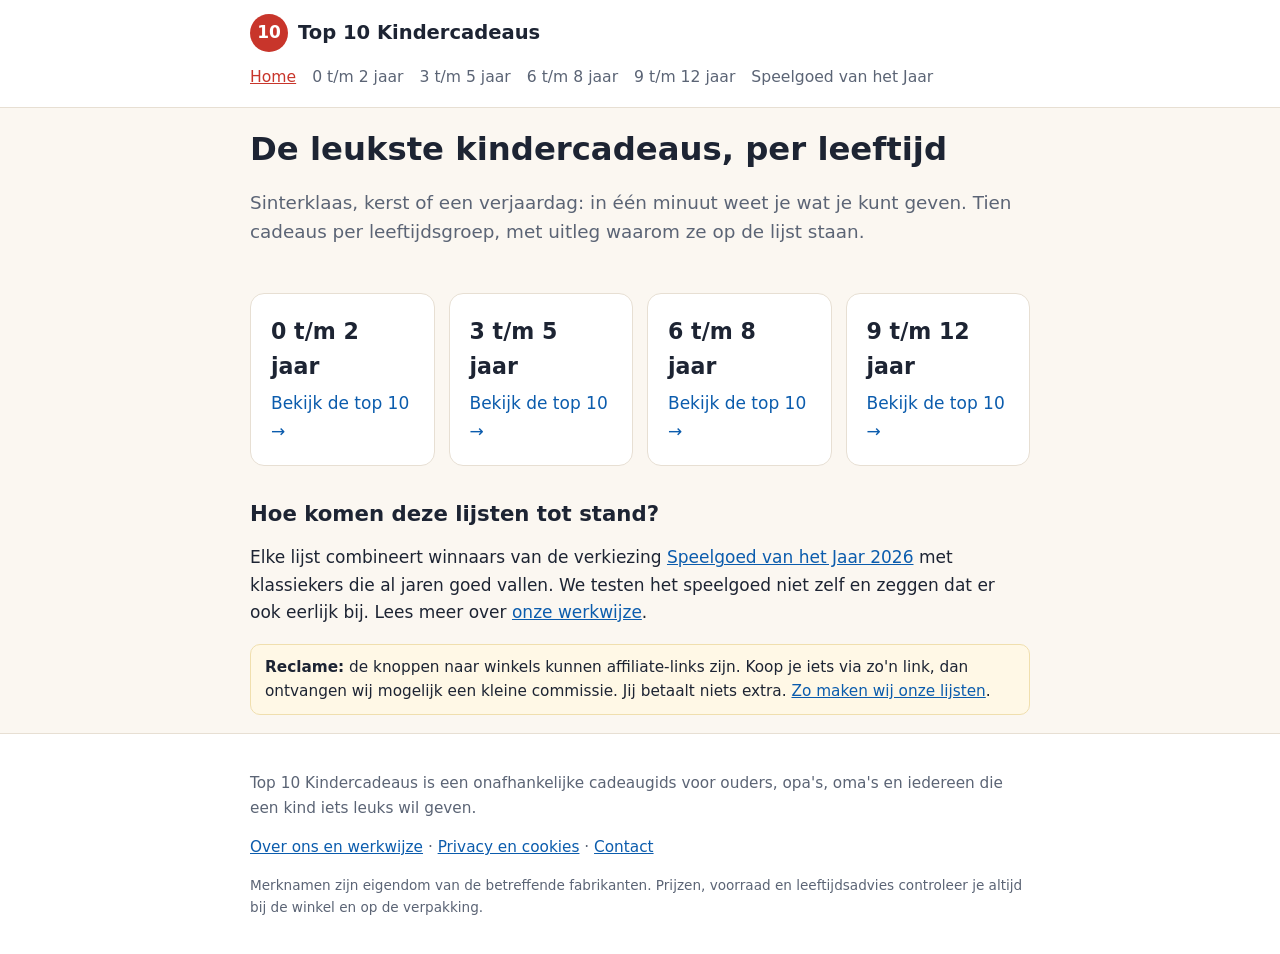
<file: docs/index.html>
<!DOCTYPE html>
<html lang="nl">
<head>
<meta charset="utf-8">
<meta name="viewport" content="width=device-width, initial-scale=1">
<title>Top 10 Kindercadeaus 2026: de leukste cadeaus per leeftijd</title>
<meta name="description" content="Top 10 cadeaus voor kinderen van 0 t/m 12 jaar, per leeftijd. Met de winnaars van Speelgoed van het Jaar 2026. Voor Sinterklaas, kerst en verjaardagen.">
<meta name="robots" content="noindex">
<link rel="canonical" href="https://top10kindercadeaus.nl/">
<meta property="og:title" content="Top 10 Kindercadeaus 2026: de leukste cadeaus per leeftijd">
<meta property="og:description" content="Top 10 cadeaus voor kinderen van 0 t/m 12 jaar, per leeftijd. Met de winnaars van Speelgoed van het Jaar 2026. Voor Sinterklaas, kerst en verjaardagen.">
<meta property="og:type" content="website">
<meta property="og:url" content="https://top10kindercadeaus.nl/">
<link rel="stylesheet" href="/style.css">
<script type="application/ld+json">{"@context": "https://schema.org", "@type": "WebSite", "name": "Top 10 Kindercadeaus", "url": "https://top10kindercadeaus.nl/"}</script>
</head>
<body>
<header class="site"><div class="wrap">
<a class="brand" href="/"><span class="ten">10</span> Top 10 Kindercadeaus</a>
<nav aria-label="Hoofdmenu"><a href="/" aria-current=page>Home</a><a href="/0-2-jaar/">0 t/m 2 jaar</a><a href="/3-5-jaar/">3 t/m 5 jaar</a><a href="/6-8-jaar/">6 t/m 8 jaar</a><a href="/9-12-jaar/">9 t/m 12 jaar</a><a href="/speelgoed-van-het-jaar-2026/">Speelgoed van het Jaar</a></nav>
</div></header>
<main class="wrap">
<section class="hero"><h1>De leukste kindercadeaus, per leeftijd</h1>
<p>Sinterklaas, kerst of een verjaardag: in één minuut weet je wat je kunt geven. Tien cadeaus per leeftijdsgroep, met uitleg waarom ze op de lijst staan.</p></section>
<div class="cards"><a class="card" href="/0-2-jaar/"><span class="age">0 t/m 2 jaar</span><span>Bekijk de top 10 →</span></a><a class="card" href="/3-5-jaar/"><span class="age">3 t/m 5 jaar</span><span>Bekijk de top 10 →</span></a><a class="card" href="/6-8-jaar/"><span class="age">6 t/m 8 jaar</span><span>Bekijk de top 10 →</span></a><a class="card" href="/9-12-jaar/"><span class="age">9 t/m 12 jaar</span><span>Bekijk de top 10 →</span></a></div>
<section><h2>Hoe komen deze lijsten tot stand?</h2>
<p>Elke lijst combineert winnaars van de verkiezing <a href="/speelgoed-van-het-jaar-2026/">Speelgoed van het Jaar 2026</a> met klassiekers die al jaren goed vallen. We testen het speelgoed niet zelf en zeggen dat er ook eerlijk bij. Lees meer over <a href="/over-ons/">onze werkwijze</a>.</p></section>
<p class="disclosure"><strong>Reclame:</strong> de knoppen naar winkels kunnen affiliate-links zijn. Koop je iets via zo'n link, dan ontvangen wij mogelijk een kleine commissie. Jij betaalt niets extra. <a href="/over-ons/">Zo maken wij onze lijsten</a>.</p>
</main>
<footer class="site"><div class="wrap">
<p>Top 10 Kindercadeaus is een onafhankelijke cadeaugids voor ouders, opa's, oma's en iedereen die een kind iets leuks wil geven.</p>
<p><a href="/over-ons/">Over ons en werkwijze</a> · <a href="/privacy/">Privacy en cookies</a> · <a href="/contact/">Contact</a></p>
<p class="small">Merknamen zijn eigendom van de betreffende fabrikanten. Prijzen, voorraad en leeftijdsadvies controleer je altijd bij de winkel en op de verpakking.</p>
</div></footer>
</body>
</html>
</file>
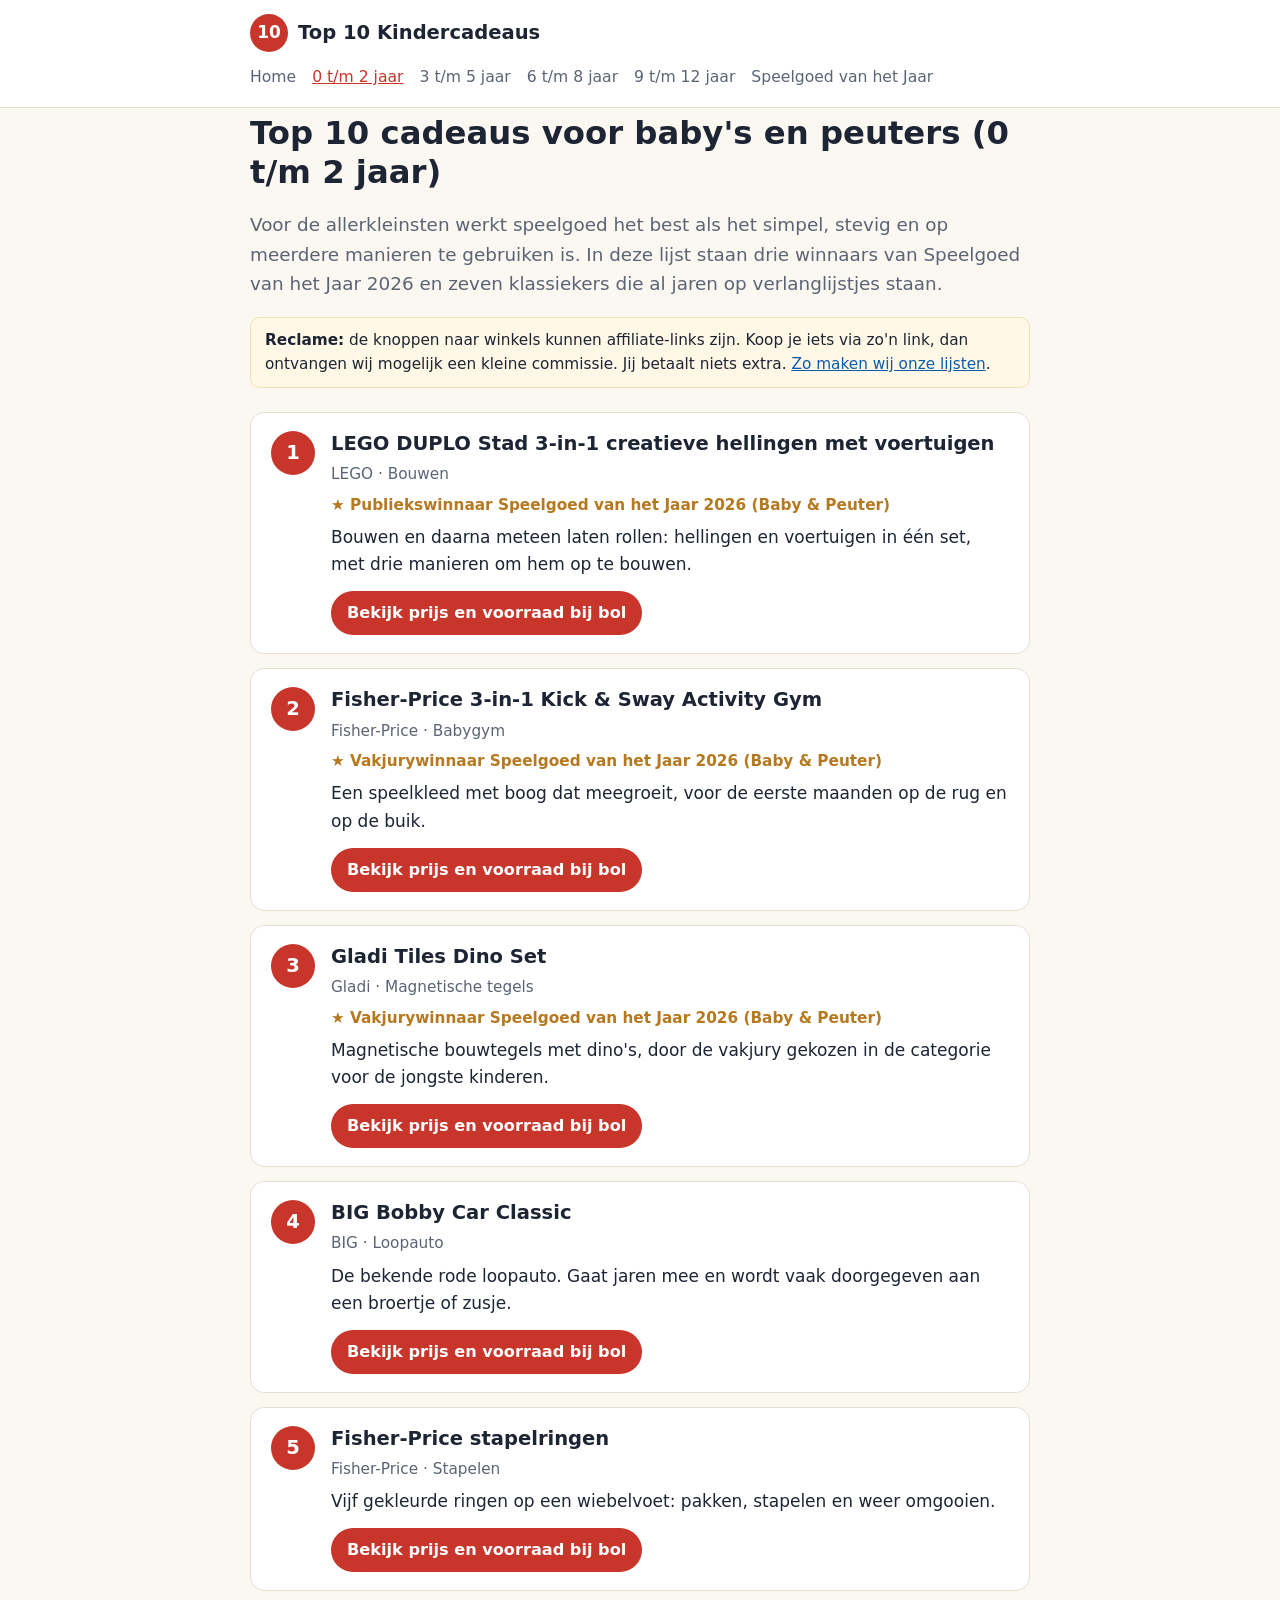
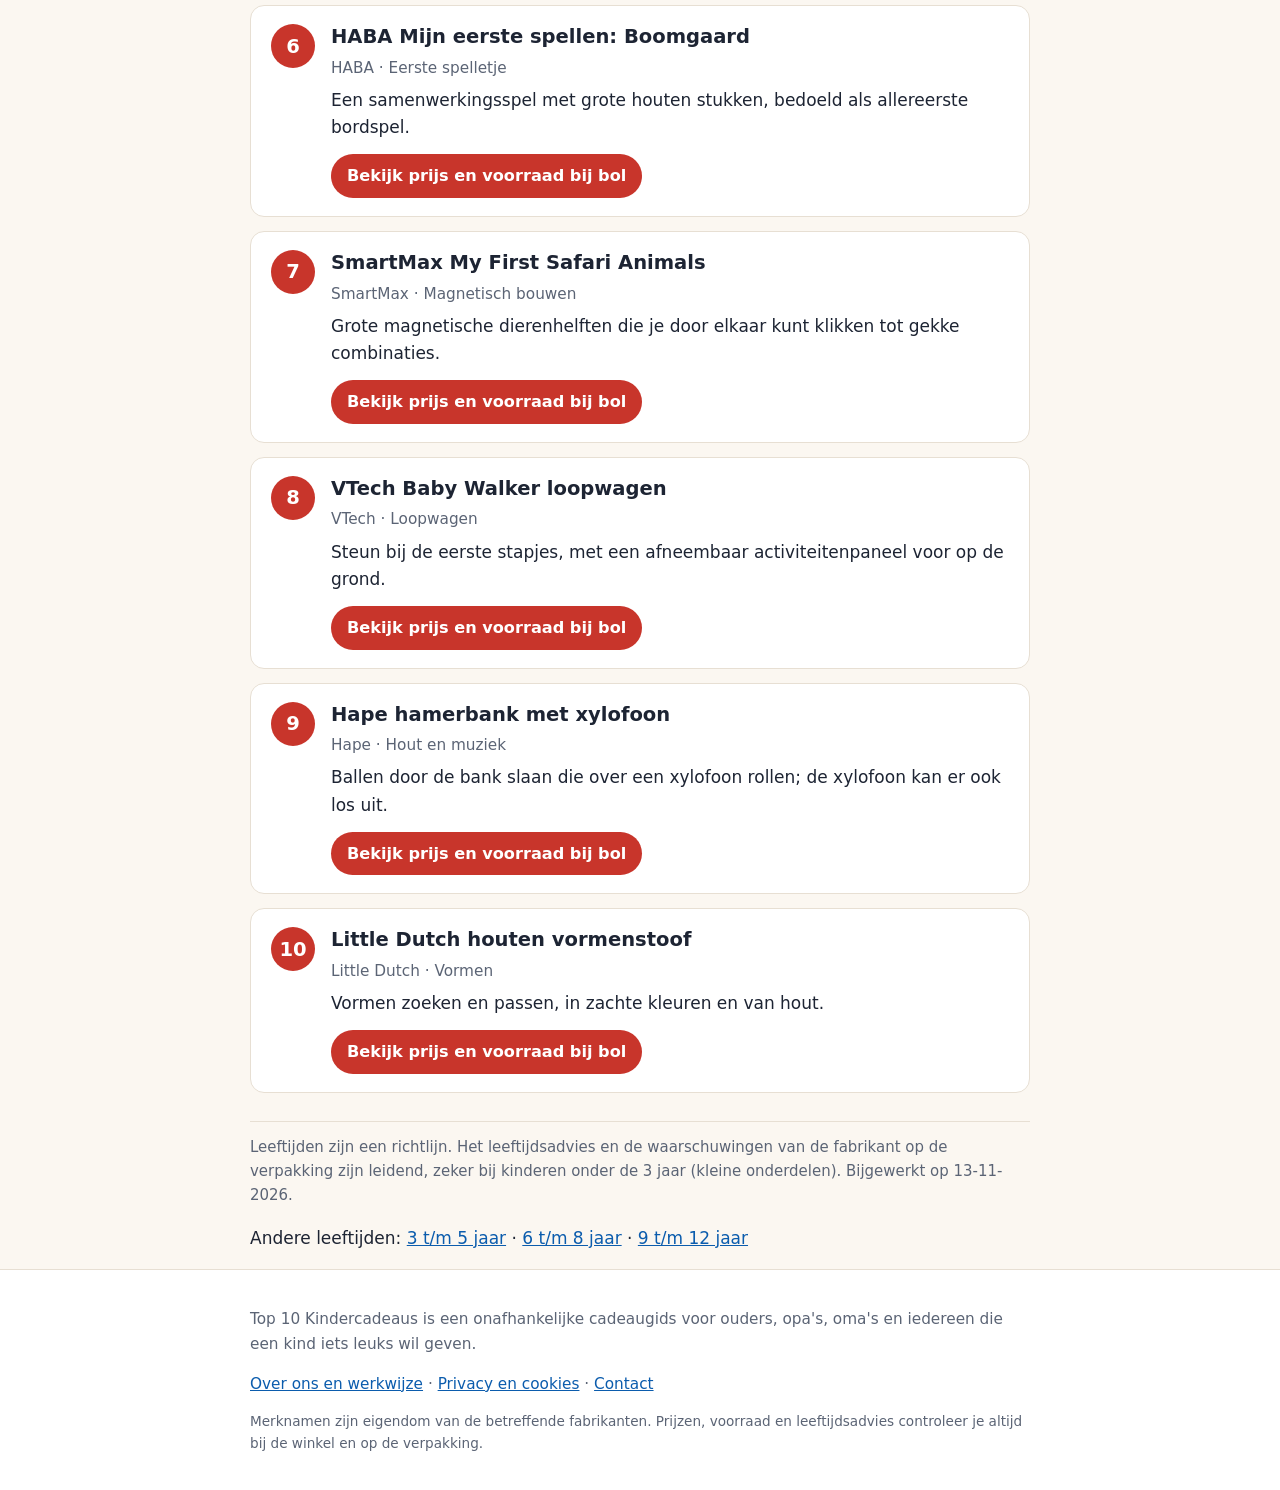
<file: docs/0-2-jaar/index.html>
<!DOCTYPE html>
<html lang="nl">
<head>
<meta charset="utf-8">
<meta name="viewport" content="width=device-width, initial-scale=1">
<title>Top 10 cadeaus voor baby&#x27;s en peuters (0 t/m 2 jaar) | 2026</title>
<meta name="description" content="De 10 leukste cadeaus voor kinderen van 0 t/m 2 jaar in 2026, met winnaars van Speelgoed van het Jaar en bewezen klassiekers.">
<meta name="robots" content="noindex">
<link rel="canonical" href="https://top10kindercadeaus.nl/0-2-jaar/">
<meta property="og:title" content="Top 10 cadeaus voor baby&#x27;s en peuters (0 t/m 2 jaar) | 2026">
<meta property="og:description" content="De 10 leukste cadeaus voor kinderen van 0 t/m 2 jaar in 2026, met winnaars van Speelgoed van het Jaar en bewezen klassiekers.">
<meta property="og:type" content="website">
<meta property="og:url" content="https://top10kindercadeaus.nl/0-2-jaar/">
<link rel="stylesheet" href="/style.css">
<script type="application/ld+json">{"@context": "https://schema.org", "@type": "ItemList", "name": "Top 10 cadeaus voor baby's en peuters (0 t/m 2 jaar)", "itemListElement": [{"@type": "ListItem", "position": 1, "name": "LEGO DUPLO Stad 3-in-1 creatieve hellingen met voertuigen"}, {"@type": "ListItem", "position": 2, "name": "Fisher-Price 3-in-1 Kick & Sway Activity Gym"}, {"@type": "ListItem", "position": 3, "name": "Gladi Tiles Dino Set"}, {"@type": "ListItem", "position": 4, "name": "BIG Bobby Car Classic"}, {"@type": "ListItem", "position": 5, "name": "Fisher-Price stapelringen"}, {"@type": "ListItem", "position": 6, "name": "HABA Mijn eerste spellen: Boomgaard"}, {"@type": "ListItem", "position": 7, "name": "SmartMax My First Safari Animals"}, {"@type": "ListItem", "position": 8, "name": "VTech Baby Walker loopwagen"}, {"@type": "ListItem", "position": 9, "name": "Hape hamerbank met xylofoon"}, {"@type": "ListItem", "position": 10, "name": "Little Dutch houten vormenstoof"}]}</script>
</head>
<body>
<header class="site"><div class="wrap">
<a class="brand" href="/"><span class="ten">10</span> Top 10 Kindercadeaus</a>
<nav aria-label="Hoofdmenu"><a href="/">Home</a><a href="/0-2-jaar/" aria-current=page>0 t/m 2 jaar</a><a href="/3-5-jaar/">3 t/m 5 jaar</a><a href="/6-8-jaar/">6 t/m 8 jaar</a><a href="/9-12-jaar/">9 t/m 12 jaar</a><a href="/speelgoed-van-het-jaar-2026/">Speelgoed van het Jaar</a></nav>
</div></header>
<main class="wrap">
<h1>Top 10 cadeaus voor baby&#x27;s en peuters (0 t/m 2 jaar)</h1>
<p class="lead">Voor de allerkleinsten werkt speelgoed het best als het simpel, stevig en op meerdere manieren te gebruiken is. In deze lijst staan drie winnaars van Speelgoed van het Jaar 2026 en zeven klassiekers die al jaren op verlanglijstjes staan.</p>
<p class="disclosure"><strong>Reclame:</strong> de knoppen naar winkels kunnen affiliate-links zijn. Koop je iets via zo'n link, dan ontvangen wij mogelijk een kleine commissie. Jij betaalt niets extra. <a href="/over-ons/">Zo maken wij onze lijsten</a>.</p>
<ol class="list"><li class="item"><span class="rank">1</span><div>
<h2>LEGO DUPLO Stad 3-in-1 creatieve hellingen met voertuigen</h2>
<p class="meta">LEGO · Bouwen</p><p class="award">★ Publiekswinnaar Speelgoed van het Jaar 2026 (Baby &amp; Peuter)</p>
<p>Bouwen en daarna meteen laten rollen: hellingen en voertuigen in één set, met drie manieren om hem op te bouwen.</p>
<a class="btn" href="https://www.bol.com/nl/nl/s/?searchtext=LEGO+DUPLO+Stad+3-in-1+creatieve+hellingen+met+voertuigen" rel="nofollow noopener" target="_blank">Bekijk prijs en voorraad bij bol</a>
</div></li><li class="item"><span class="rank">2</span><div>
<h2>Fisher-Price 3-in-1 Kick &amp; Sway Activity Gym</h2>
<p class="meta">Fisher-Price · Babygym</p><p class="award">★ Vakjurywinnaar Speelgoed van het Jaar 2026 (Baby &amp; Peuter)</p>
<p>Een speelkleed met boog dat meegroeit, voor de eerste maanden op de rug en op de buik.</p>
<a class="btn" href="https://www.bol.com/nl/nl/s/?searchtext=Fisher-Price+3-in-1+Kick+%26+Sway+Activity+Gym" rel="nofollow noopener" target="_blank">Bekijk prijs en voorraad bij bol</a>
</div></li><li class="item"><span class="rank">3</span><div>
<h2>Gladi Tiles Dino Set</h2>
<p class="meta">Gladi · Magnetische tegels</p><p class="award">★ Vakjurywinnaar Speelgoed van het Jaar 2026 (Baby &amp; Peuter)</p>
<p>Magnetische bouwtegels met dino&#x27;s, door de vakjury gekozen in de categorie voor de jongste kinderen.</p>
<a class="btn" href="https://www.bol.com/nl/nl/s/?searchtext=Gladi+Tiles+Dino+Set" rel="nofollow noopener" target="_blank">Bekijk prijs en voorraad bij bol</a>
</div></li><li class="item"><span class="rank">4</span><div>
<h2>BIG Bobby Car Classic</h2>
<p class="meta">BIG · Loopauto</p>
<p>De bekende rode loopauto. Gaat jaren mee en wordt vaak doorgegeven aan een broertje of zusje.</p>
<a class="btn" href="https://www.bol.com/nl/nl/s/?searchtext=BIG+Bobby+Car+Classic" rel="nofollow noopener" target="_blank">Bekijk prijs en voorraad bij bol</a>
</div></li><li class="item"><span class="rank">5</span><div>
<h2>Fisher-Price stapelringen</h2>
<p class="meta">Fisher-Price · Stapelen</p>
<p>Vijf gekleurde ringen op een wiebelvoet: pakken, stapelen en weer omgooien.</p>
<a class="btn" href="https://www.bol.com/nl/nl/s/?searchtext=Fisher-Price+stapelringen" rel="nofollow noopener" target="_blank">Bekijk prijs en voorraad bij bol</a>
</div></li><li class="item"><span class="rank">6</span><div>
<h2>HABA Mijn eerste spellen: Boomgaard</h2>
<p class="meta">HABA · Eerste spelletje</p>
<p>Een samenwerkingsspel met grote houten stukken, bedoeld als allereerste bordspel.</p>
<a class="btn" href="https://www.bol.com/nl/nl/s/?searchtext=HABA+Mijn+eerste+spellen%3A+Boomgaard" rel="nofollow noopener" target="_blank">Bekijk prijs en voorraad bij bol</a>
</div></li><li class="item"><span class="rank">7</span><div>
<h2>SmartMax My First Safari Animals</h2>
<p class="meta">SmartMax · Magnetisch bouwen</p>
<p>Grote magnetische dierenhelften die je door elkaar kunt klikken tot gekke combinaties.</p>
<a class="btn" href="https://www.bol.com/nl/nl/s/?searchtext=SmartMax+My+First+Safari+Animals" rel="nofollow noopener" target="_blank">Bekijk prijs en voorraad bij bol</a>
</div></li><li class="item"><span class="rank">8</span><div>
<h2>VTech Baby Walker loopwagen</h2>
<p class="meta">VTech · Loopwagen</p>
<p>Steun bij de eerste stapjes, met een afneembaar activiteitenpaneel voor op de grond.</p>
<a class="btn" href="https://www.bol.com/nl/nl/s/?searchtext=VTech+Baby+Walker+loopwagen" rel="nofollow noopener" target="_blank">Bekijk prijs en voorraad bij bol</a>
</div></li><li class="item"><span class="rank">9</span><div>
<h2>Hape hamerbank met xylofoon</h2>
<p class="meta">Hape · Hout en muziek</p>
<p>Ballen door de bank slaan die over een xylofoon rollen; de xylofoon kan er ook los uit.</p>
<a class="btn" href="https://www.bol.com/nl/nl/s/?searchtext=Hape+hamerbank+met+xylofoon" rel="nofollow noopener" target="_blank">Bekijk prijs en voorraad bij bol</a>
</div></li><li class="item"><span class="rank">10</span><div>
<h2>Little Dutch houten vormenstoof</h2>
<p class="meta">Little Dutch · Vormen</p>
<p>Vormen zoeken en passen, in zachte kleuren en van hout.</p>
<a class="btn" href="https://www.bol.com/nl/nl/s/?searchtext=Little+Dutch+houten+vormenstoof" rel="nofollow noopener" target="_blank">Bekijk prijs en voorraad bij bol</a>
</div></li></ol>
<p class="note">Leeftijden zijn een richtlijn. Het leeftijdsadvies en de waarschuwingen van de fabrikant op de verpakking zijn leidend, zeker bij kinderen onder de 3 jaar (kleine onderdelen). Bijgewerkt op 13-11-2026.</p>
<p>Andere leeftijden: <a href="/3-5-jaar/">3 t/m 5 jaar</a> · <a href="/6-8-jaar/">6 t/m 8 jaar</a> · <a href="/9-12-jaar/">9 t/m 12 jaar</a></p>
</main>
<footer class="site"><div class="wrap">
<p>Top 10 Kindercadeaus is een onafhankelijke cadeaugids voor ouders, opa's, oma's en iedereen die een kind iets leuks wil geven.</p>
<p><a href="/over-ons/">Over ons en werkwijze</a> · <a href="/privacy/">Privacy en cookies</a> · <a href="/contact/">Contact</a></p>
<p class="small">Merknamen zijn eigendom van de betreffende fabrikanten. Prijzen, voorraad en leeftijdsadvies controleer je altijd bij de winkel en op de verpakking.</p>
</div></footer>
</body>
</html>
</file>
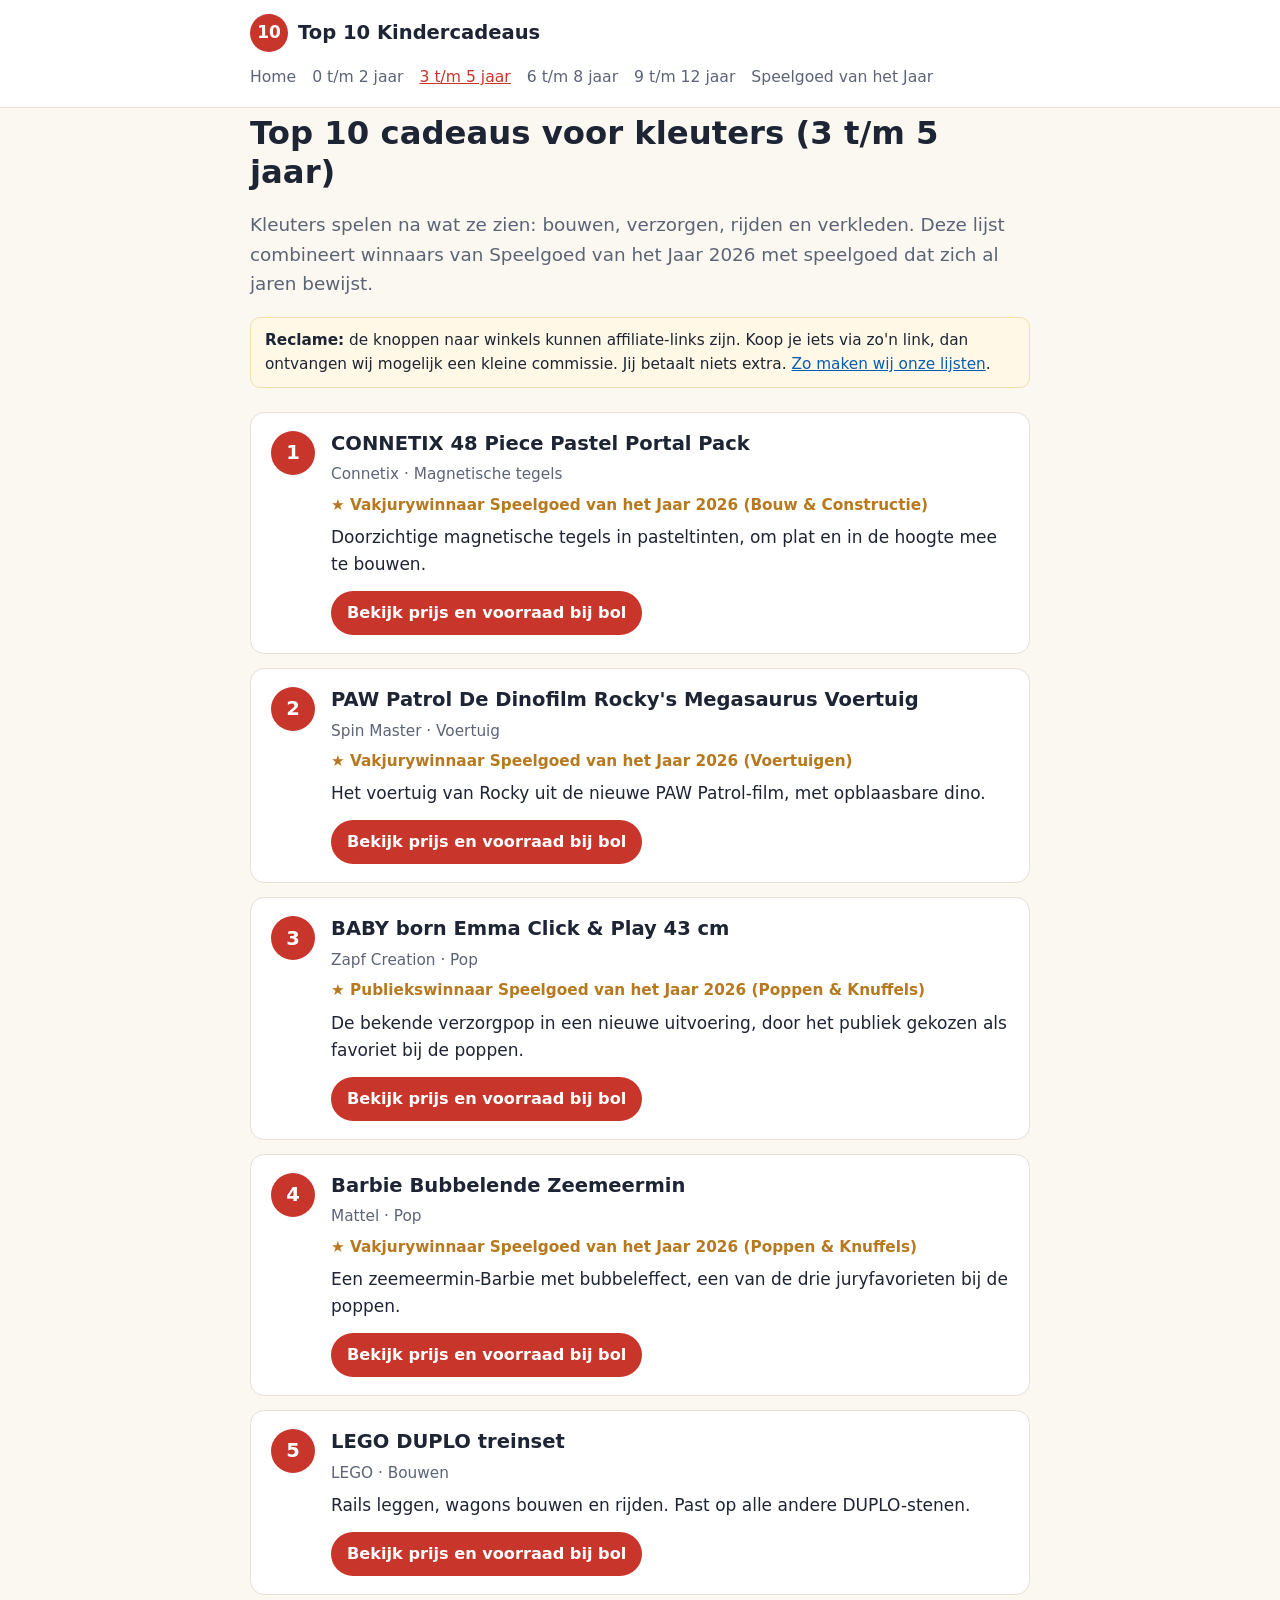
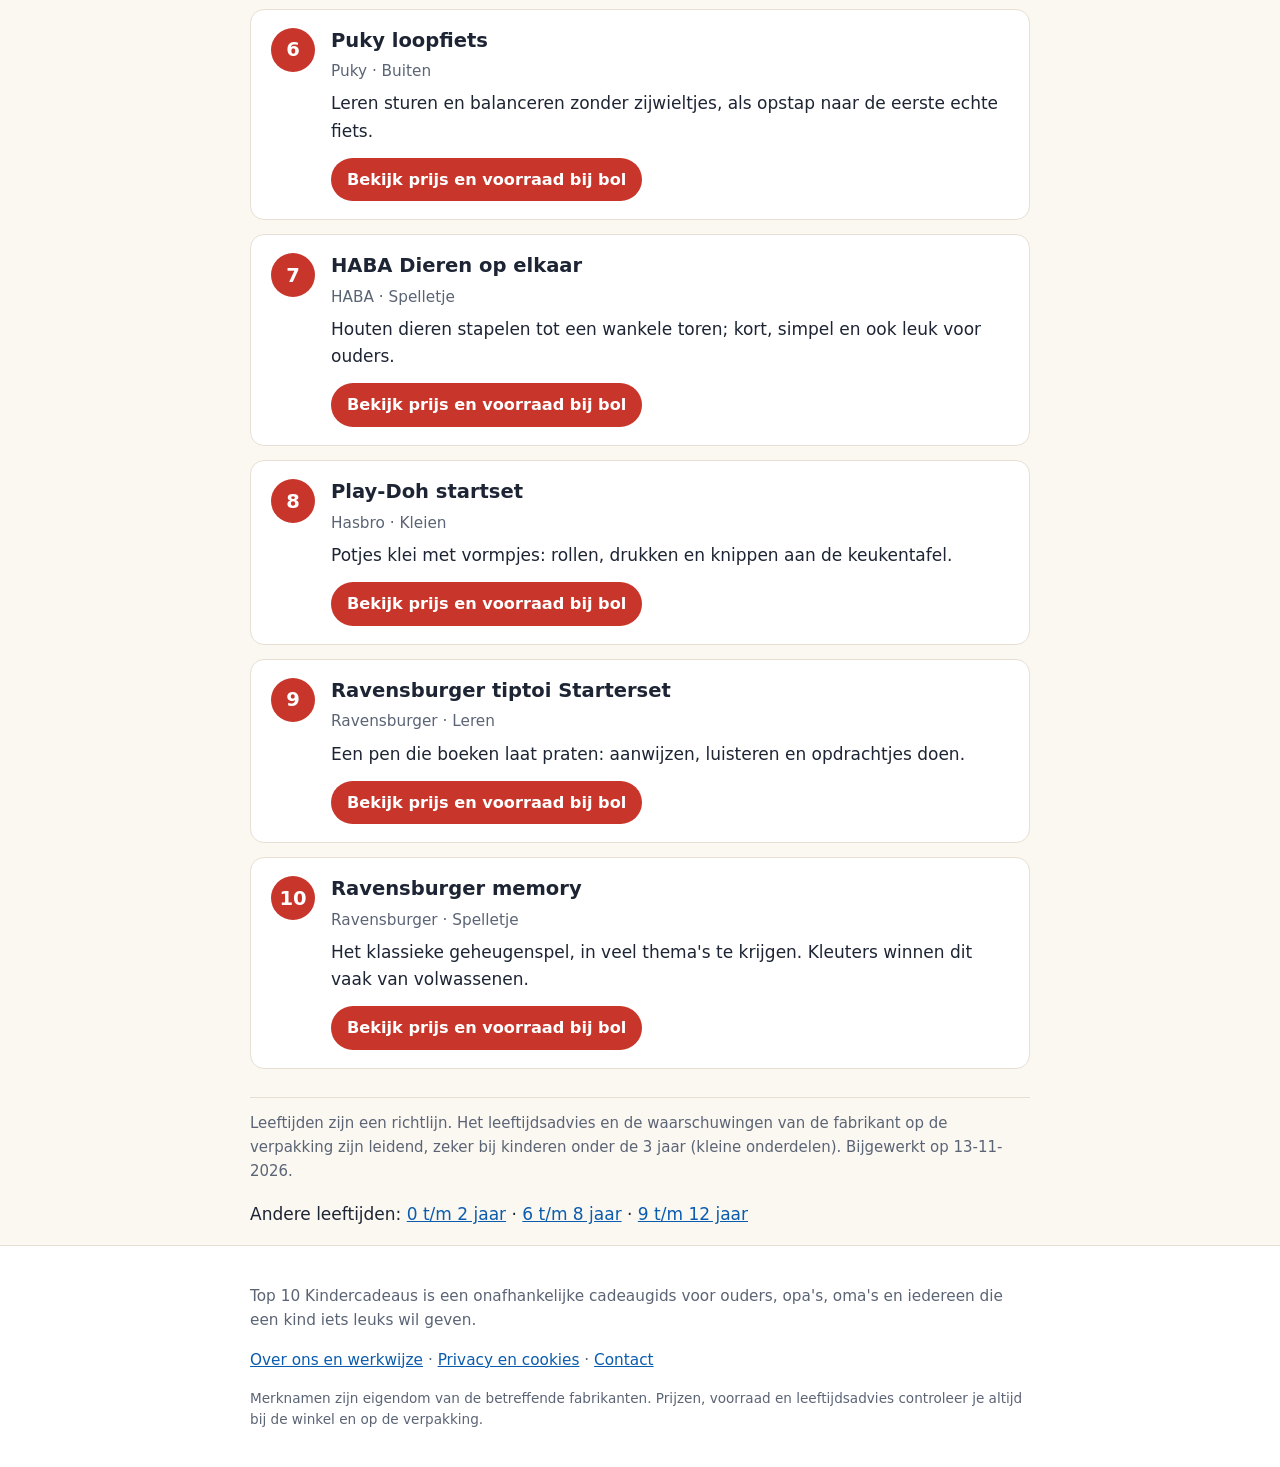
<file: docs/3-5-jaar/index.html>
<!DOCTYPE html>
<html lang="nl">
<head>
<meta charset="utf-8">
<meta name="viewport" content="width=device-width, initial-scale=1">
<title>Top 10 cadeaus voor kleuters (3 t/m 5 jaar) | 2026</title>
<meta name="description" content="De 10 leukste cadeaus voor kinderen van 3 t/m 5 jaar in 2026, met winnaars van Speelgoed van het Jaar en bewezen klassiekers.">
<meta name="robots" content="noindex">
<link rel="canonical" href="https://top10kindercadeaus.nl/3-5-jaar/">
<meta property="og:title" content="Top 10 cadeaus voor kleuters (3 t/m 5 jaar) | 2026">
<meta property="og:description" content="De 10 leukste cadeaus voor kinderen van 3 t/m 5 jaar in 2026, met winnaars van Speelgoed van het Jaar en bewezen klassiekers.">
<meta property="og:type" content="website">
<meta property="og:url" content="https://top10kindercadeaus.nl/3-5-jaar/">
<link rel="stylesheet" href="/style.css">
<script type="application/ld+json">{"@context": "https://schema.org", "@type": "ItemList", "name": "Top 10 cadeaus voor kleuters (3 t/m 5 jaar)", "itemListElement": [{"@type": "ListItem", "position": 1, "name": "CONNETIX 48 Piece Pastel Portal Pack"}, {"@type": "ListItem", "position": 2, "name": "PAW Patrol De Dinofilm Rocky's Megasaurus Voertuig"}, {"@type": "ListItem", "position": 3, "name": "BABY born Emma Click & Play 43 cm"}, {"@type": "ListItem", "position": 4, "name": "Barbie Bubbelende Zeemeermin"}, {"@type": "ListItem", "position": 5, "name": "LEGO DUPLO treinset"}, {"@type": "ListItem", "position": 6, "name": "Puky loopfiets"}, {"@type": "ListItem", "position": 7, "name": "HABA Dieren op elkaar"}, {"@type": "ListItem", "position": 8, "name": "Play-Doh startset"}, {"@type": "ListItem", "position": 9, "name": "Ravensburger tiptoi Starterset"}, {"@type": "ListItem", "position": 10, "name": "Ravensburger memory"}]}</script>
</head>
<body>
<header class="site"><div class="wrap">
<a class="brand" href="/"><span class="ten">10</span> Top 10 Kindercadeaus</a>
<nav aria-label="Hoofdmenu"><a href="/">Home</a><a href="/0-2-jaar/">0 t/m 2 jaar</a><a href="/3-5-jaar/" aria-current=page>3 t/m 5 jaar</a><a href="/6-8-jaar/">6 t/m 8 jaar</a><a href="/9-12-jaar/">9 t/m 12 jaar</a><a href="/speelgoed-van-het-jaar-2026/">Speelgoed van het Jaar</a></nav>
</div></header>
<main class="wrap">
<h1>Top 10 cadeaus voor kleuters (3 t/m 5 jaar)</h1>
<p class="lead">Kleuters spelen na wat ze zien: bouwen, verzorgen, rijden en verkleden. Deze lijst combineert winnaars van Speelgoed van het Jaar 2026 met speelgoed dat zich al jaren bewijst.</p>
<p class="disclosure"><strong>Reclame:</strong> de knoppen naar winkels kunnen affiliate-links zijn. Koop je iets via zo'n link, dan ontvangen wij mogelijk een kleine commissie. Jij betaalt niets extra. <a href="/over-ons/">Zo maken wij onze lijsten</a>.</p>
<ol class="list"><li class="item"><span class="rank">1</span><div>
<h2>CONNETIX 48 Piece Pastel Portal Pack</h2>
<p class="meta">Connetix · Magnetische tegels</p><p class="award">★ Vakjurywinnaar Speelgoed van het Jaar 2026 (Bouw &amp; Constructie)</p>
<p>Doorzichtige magnetische tegels in pasteltinten, om plat en in de hoogte mee te bouwen.</p>
<a class="btn" href="https://www.bol.com/nl/nl/s/?searchtext=CONNETIX+48+Piece+Pastel+Portal+Pack" rel="nofollow noopener" target="_blank">Bekijk prijs en voorraad bij bol</a>
</div></li><li class="item"><span class="rank">2</span><div>
<h2>PAW Patrol De Dinofilm Rocky&#x27;s Megasaurus Voertuig</h2>
<p class="meta">Spin Master · Voertuig</p><p class="award">★ Vakjurywinnaar Speelgoed van het Jaar 2026 (Voertuigen)</p>
<p>Het voertuig van Rocky uit de nieuwe PAW Patrol-film, met opblaasbare dino.</p>
<a class="btn" href="https://www.bol.com/nl/nl/s/?searchtext=PAW+Patrol+De+Dinofilm+Rocky%27s+Megasaurus+Voertuig" rel="nofollow noopener" target="_blank">Bekijk prijs en voorraad bij bol</a>
</div></li><li class="item"><span class="rank">3</span><div>
<h2>BABY born Emma Click &amp; Play 43 cm</h2>
<p class="meta">Zapf Creation · Pop</p><p class="award">★ Publiekswinnaar Speelgoed van het Jaar 2026 (Poppen &amp; Knuffels)</p>
<p>De bekende verzorgpop in een nieuwe uitvoering, door het publiek gekozen als favoriet bij de poppen.</p>
<a class="btn" href="https://www.bol.com/nl/nl/s/?searchtext=BABY+born+Emma+Click+%26+Play+43+cm" rel="nofollow noopener" target="_blank">Bekijk prijs en voorraad bij bol</a>
</div></li><li class="item"><span class="rank">4</span><div>
<h2>Barbie Bubbelende Zeemeermin</h2>
<p class="meta">Mattel · Pop</p><p class="award">★ Vakjurywinnaar Speelgoed van het Jaar 2026 (Poppen &amp; Knuffels)</p>
<p>Een zeemeermin-Barbie met bubbeleffect, een van de drie juryfavorieten bij de poppen.</p>
<a class="btn" href="https://www.bol.com/nl/nl/s/?searchtext=Barbie+Bubbelende+Zeemeermin" rel="nofollow noopener" target="_blank">Bekijk prijs en voorraad bij bol</a>
</div></li><li class="item"><span class="rank">5</span><div>
<h2>LEGO DUPLO treinset</h2>
<p class="meta">LEGO · Bouwen</p>
<p>Rails leggen, wagons bouwen en rijden. Past op alle andere DUPLO-stenen.</p>
<a class="btn" href="https://www.bol.com/nl/nl/s/?searchtext=LEGO+DUPLO+treinset" rel="nofollow noopener" target="_blank">Bekijk prijs en voorraad bij bol</a>
</div></li><li class="item"><span class="rank">6</span><div>
<h2>Puky loopfiets</h2>
<p class="meta">Puky · Buiten</p>
<p>Leren sturen en balanceren zonder zijwieltjes, als opstap naar de eerste echte fiets.</p>
<a class="btn" href="https://www.bol.com/nl/nl/s/?searchtext=Puky+loopfiets" rel="nofollow noopener" target="_blank">Bekijk prijs en voorraad bij bol</a>
</div></li><li class="item"><span class="rank">7</span><div>
<h2>HABA Dieren op elkaar</h2>
<p class="meta">HABA · Spelletje</p>
<p>Houten dieren stapelen tot een wankele toren; kort, simpel en ook leuk voor ouders.</p>
<a class="btn" href="https://www.bol.com/nl/nl/s/?searchtext=HABA+Dieren+op+elkaar" rel="nofollow noopener" target="_blank">Bekijk prijs en voorraad bij bol</a>
</div></li><li class="item"><span class="rank">8</span><div>
<h2>Play-Doh startset</h2>
<p class="meta">Hasbro · Kleien</p>
<p>Potjes klei met vormpjes: rollen, drukken en knippen aan de keukentafel.</p>
<a class="btn" href="https://www.bol.com/nl/nl/s/?searchtext=Play-Doh+startset" rel="nofollow noopener" target="_blank">Bekijk prijs en voorraad bij bol</a>
</div></li><li class="item"><span class="rank">9</span><div>
<h2>Ravensburger tiptoi Starterset</h2>
<p class="meta">Ravensburger · Leren</p>
<p>Een pen die boeken laat praten: aanwijzen, luisteren en opdrachtjes doen.</p>
<a class="btn" href="https://www.bol.com/nl/nl/s/?searchtext=Ravensburger+tiptoi+Starterset" rel="nofollow noopener" target="_blank">Bekijk prijs en voorraad bij bol</a>
</div></li><li class="item"><span class="rank">10</span><div>
<h2>Ravensburger memory</h2>
<p class="meta">Ravensburger · Spelletje</p>
<p>Het klassieke geheugenspel, in veel thema&#x27;s te krijgen. Kleuters winnen dit vaak van volwassenen.</p>
<a class="btn" href="https://www.bol.com/nl/nl/s/?searchtext=Ravensburger+memory" rel="nofollow noopener" target="_blank">Bekijk prijs en voorraad bij bol</a>
</div></li></ol>
<p class="note">Leeftijden zijn een richtlijn. Het leeftijdsadvies en de waarschuwingen van de fabrikant op de verpakking zijn leidend, zeker bij kinderen onder de 3 jaar (kleine onderdelen). Bijgewerkt op 13-11-2026.</p>
<p>Andere leeftijden: <a href="/0-2-jaar/">0 t/m 2 jaar</a> · <a href="/6-8-jaar/">6 t/m 8 jaar</a> · <a href="/9-12-jaar/">9 t/m 12 jaar</a></p>
</main>
<footer class="site"><div class="wrap">
<p>Top 10 Kindercadeaus is een onafhankelijke cadeaugids voor ouders, opa's, oma's en iedereen die een kind iets leuks wil geven.</p>
<p><a href="/over-ons/">Over ons en werkwijze</a> · <a href="/privacy/">Privacy en cookies</a> · <a href="/contact/">Contact</a></p>
<p class="small">Merknamen zijn eigendom van de betreffende fabrikanten. Prijzen, voorraad en leeftijdsadvies controleer je altijd bij de winkel en op de verpakking.</p>
</div></footer>
</body>
</html>
</file>
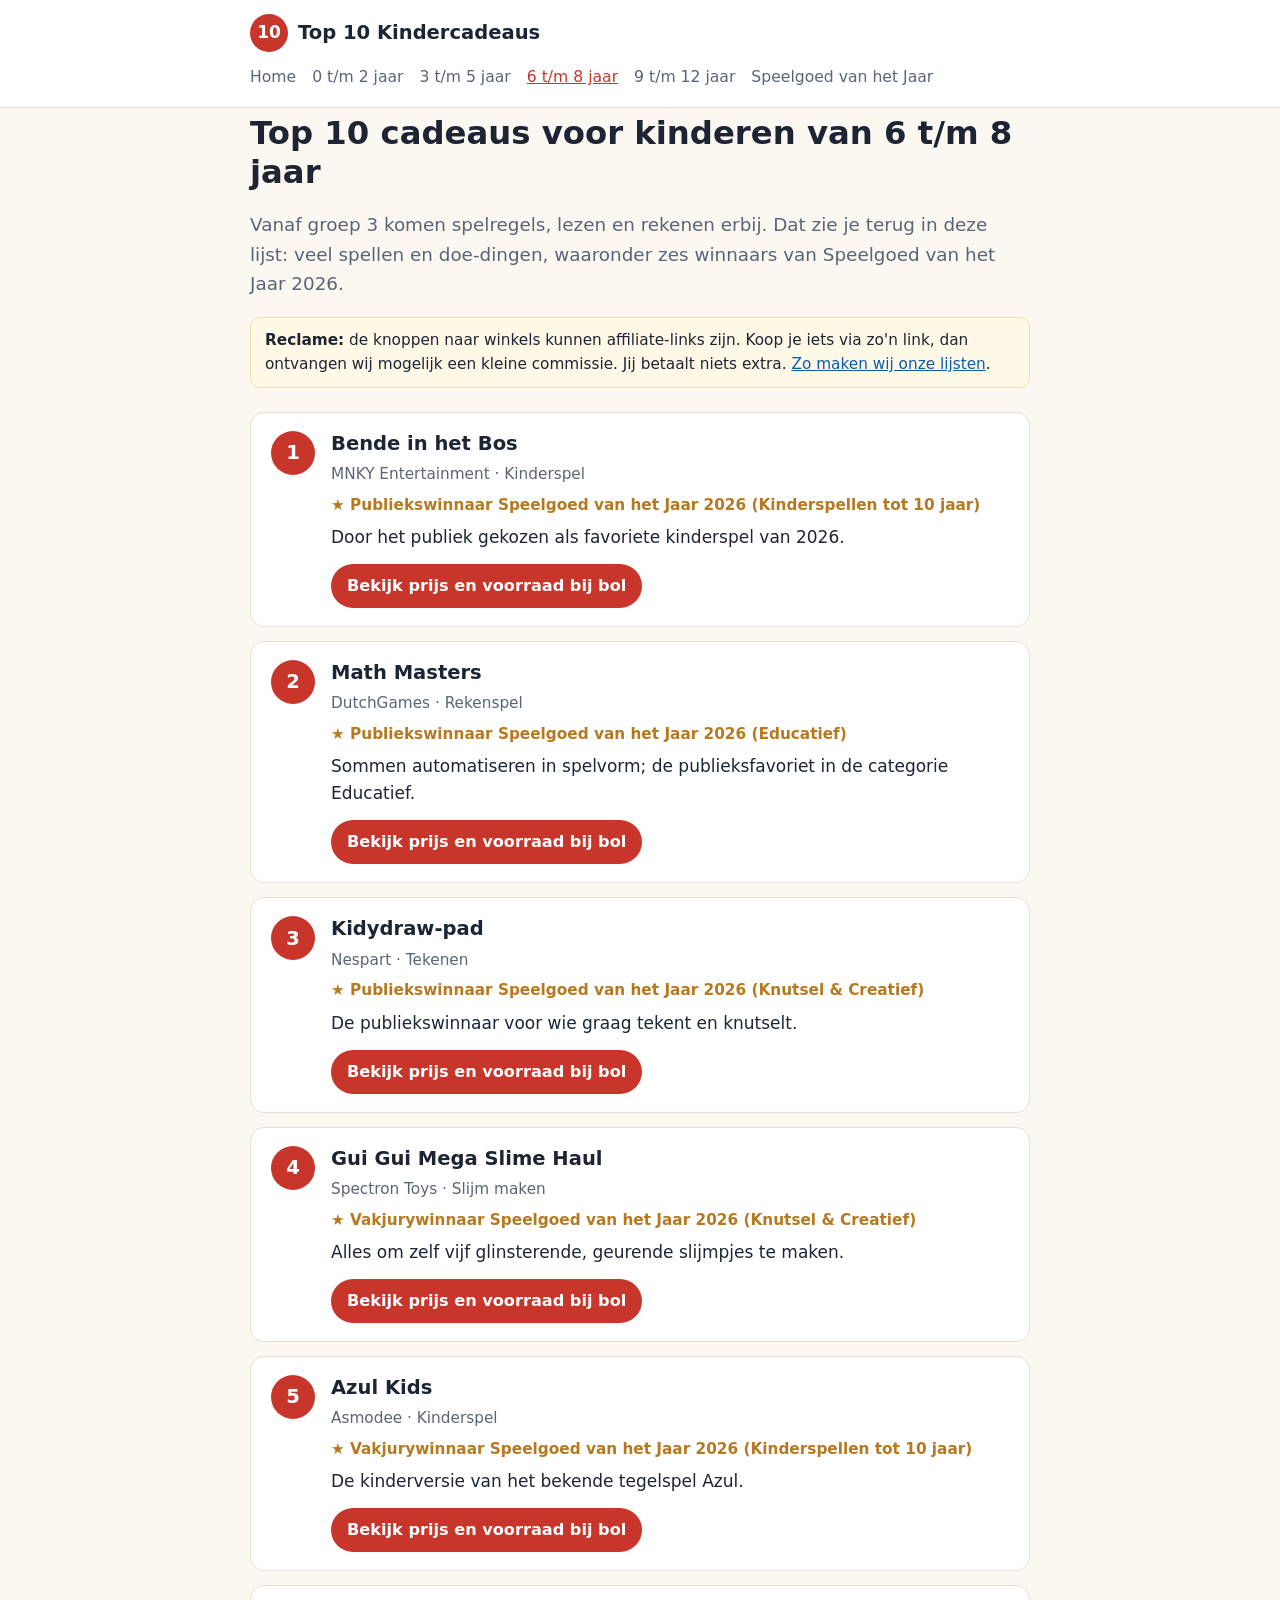
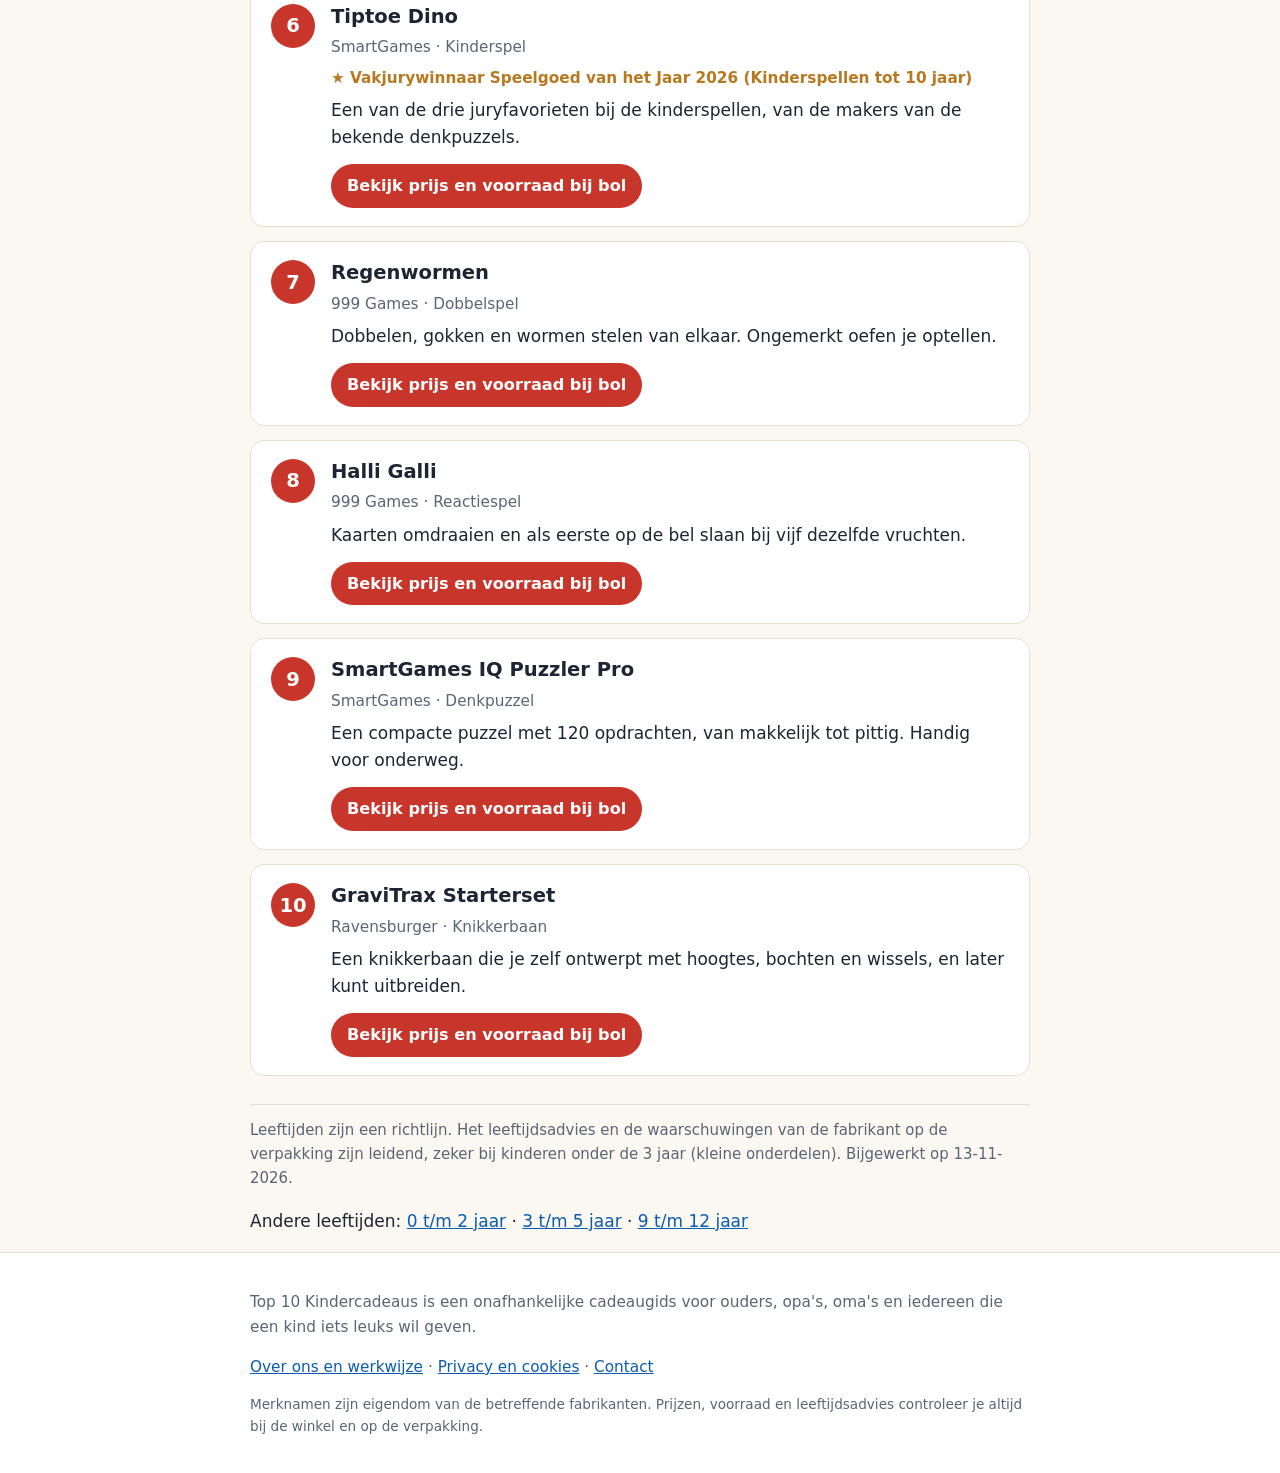
<file: docs/6-8-jaar/index.html>
<!DOCTYPE html>
<html lang="nl">
<head>
<meta charset="utf-8">
<meta name="viewport" content="width=device-width, initial-scale=1">
<title>Top 10 cadeaus voor kinderen van 6 t/m 8 jaar | 2026</title>
<meta name="description" content="De 10 leukste cadeaus voor kinderen van 6 t/m 8 jaar in 2026, met winnaars van Speelgoed van het Jaar en bewezen klassiekers.">
<meta name="robots" content="noindex">
<link rel="canonical" href="https://top10kindercadeaus.nl/6-8-jaar/">
<meta property="og:title" content="Top 10 cadeaus voor kinderen van 6 t/m 8 jaar | 2026">
<meta property="og:description" content="De 10 leukste cadeaus voor kinderen van 6 t/m 8 jaar in 2026, met winnaars van Speelgoed van het Jaar en bewezen klassiekers.">
<meta property="og:type" content="website">
<meta property="og:url" content="https://top10kindercadeaus.nl/6-8-jaar/">
<link rel="stylesheet" href="/style.css">
<script type="application/ld+json">{"@context": "https://schema.org", "@type": "ItemList", "name": "Top 10 cadeaus voor kinderen van 6 t/m 8 jaar", "itemListElement": [{"@type": "ListItem", "position": 1, "name": "Bende in het Bos"}, {"@type": "ListItem", "position": 2, "name": "Math Masters"}, {"@type": "ListItem", "position": 3, "name": "Kidydraw-pad"}, {"@type": "ListItem", "position": 4, "name": "Gui Gui Mega Slime Haul"}, {"@type": "ListItem", "position": 5, "name": "Azul Kids"}, {"@type": "ListItem", "position": 6, "name": "Tiptoe Dino"}, {"@type": "ListItem", "position": 7, "name": "Regenwormen"}, {"@type": "ListItem", "position": 8, "name": "Halli Galli"}, {"@type": "ListItem", "position": 9, "name": "SmartGames IQ Puzzler Pro"}, {"@type": "ListItem", "position": 10, "name": "GraviTrax Starterset"}]}</script>
</head>
<body>
<header class="site"><div class="wrap">
<a class="brand" href="/"><span class="ten">10</span> Top 10 Kindercadeaus</a>
<nav aria-label="Hoofdmenu"><a href="/">Home</a><a href="/0-2-jaar/">0 t/m 2 jaar</a><a href="/3-5-jaar/">3 t/m 5 jaar</a><a href="/6-8-jaar/" aria-current=page>6 t/m 8 jaar</a><a href="/9-12-jaar/">9 t/m 12 jaar</a><a href="/speelgoed-van-het-jaar-2026/">Speelgoed van het Jaar</a></nav>
</div></header>
<main class="wrap">
<h1>Top 10 cadeaus voor kinderen van 6 t/m 8 jaar</h1>
<p class="lead">Vanaf groep 3 komen spelregels, lezen en rekenen erbij. Dat zie je terug in deze lijst: veel spellen en doe-dingen, waaronder zes winnaars van Speelgoed van het Jaar 2026.</p>
<p class="disclosure"><strong>Reclame:</strong> de knoppen naar winkels kunnen affiliate-links zijn. Koop je iets via zo'n link, dan ontvangen wij mogelijk een kleine commissie. Jij betaalt niets extra. <a href="/over-ons/">Zo maken wij onze lijsten</a>.</p>
<ol class="list"><li class="item"><span class="rank">1</span><div>
<h2>Bende in het Bos</h2>
<p class="meta">MNKY Entertainment · Kinderspel</p><p class="award">★ Publiekswinnaar Speelgoed van het Jaar 2026 (Kinderspellen tot 10 jaar)</p>
<p>Door het publiek gekozen als favoriete kinderspel van 2026.</p>
<a class="btn" href="https://www.bol.com/nl/nl/s/?searchtext=Bende+in+het+Bos" rel="nofollow noopener" target="_blank">Bekijk prijs en voorraad bij bol</a>
</div></li><li class="item"><span class="rank">2</span><div>
<h2>Math Masters</h2>
<p class="meta">DutchGames · Rekenspel</p><p class="award">★ Publiekswinnaar Speelgoed van het Jaar 2026 (Educatief)</p>
<p>Sommen automatiseren in spelvorm; de publieksfavoriet in de categorie Educatief.</p>
<a class="btn" href="https://www.bol.com/nl/nl/s/?searchtext=Math+Masters" rel="nofollow noopener" target="_blank">Bekijk prijs en voorraad bij bol</a>
</div></li><li class="item"><span class="rank">3</span><div>
<h2>Kidydraw-pad</h2>
<p class="meta">Nespart · Tekenen</p><p class="award">★ Publiekswinnaar Speelgoed van het Jaar 2026 (Knutsel &amp; Creatief)</p>
<p>De publiekswinnaar voor wie graag tekent en knutselt.</p>
<a class="btn" href="https://www.bol.com/nl/nl/s/?searchtext=Kidydraw-pad" rel="nofollow noopener" target="_blank">Bekijk prijs en voorraad bij bol</a>
</div></li><li class="item"><span class="rank">4</span><div>
<h2>Gui Gui Mega Slime Haul</h2>
<p class="meta">Spectron Toys · Slijm maken</p><p class="award">★ Vakjurywinnaar Speelgoed van het Jaar 2026 (Knutsel &amp; Creatief)</p>
<p>Alles om zelf vijf glinsterende, geurende slijmpjes te maken.</p>
<a class="btn" href="https://www.bol.com/nl/nl/s/?searchtext=Gui+Gui+Mega+Slime+Haul" rel="nofollow noopener" target="_blank">Bekijk prijs en voorraad bij bol</a>
</div></li><li class="item"><span class="rank">5</span><div>
<h2>Azul Kids</h2>
<p class="meta">Asmodee · Kinderspel</p><p class="award">★ Vakjurywinnaar Speelgoed van het Jaar 2026 (Kinderspellen tot 10 jaar)</p>
<p>De kinderversie van het bekende tegelspel Azul.</p>
<a class="btn" href="https://www.bol.com/nl/nl/s/?searchtext=Azul+Kids" rel="nofollow noopener" target="_blank">Bekijk prijs en voorraad bij bol</a>
</div></li><li class="item"><span class="rank">6</span><div>
<h2>Tiptoe Dino</h2>
<p class="meta">SmartGames · Kinderspel</p><p class="award">★ Vakjurywinnaar Speelgoed van het Jaar 2026 (Kinderspellen tot 10 jaar)</p>
<p>Een van de drie juryfavorieten bij de kinderspellen, van de makers van de bekende denkpuzzels.</p>
<a class="btn" href="https://www.bol.com/nl/nl/s/?searchtext=Tiptoe+Dino" rel="nofollow noopener" target="_blank">Bekijk prijs en voorraad bij bol</a>
</div></li><li class="item"><span class="rank">7</span><div>
<h2>Regenwormen</h2>
<p class="meta">999 Games · Dobbelspel</p>
<p>Dobbelen, gokken en wormen stelen van elkaar. Ongemerkt oefen je optellen.</p>
<a class="btn" href="https://www.bol.com/nl/nl/s/?searchtext=Regenwormen" rel="nofollow noopener" target="_blank">Bekijk prijs en voorraad bij bol</a>
</div></li><li class="item"><span class="rank">8</span><div>
<h2>Halli Galli</h2>
<p class="meta">999 Games · Reactiespel</p>
<p>Kaarten omdraaien en als eerste op de bel slaan bij vijf dezelfde vruchten.</p>
<a class="btn" href="https://www.bol.com/nl/nl/s/?searchtext=Halli+Galli" rel="nofollow noopener" target="_blank">Bekijk prijs en voorraad bij bol</a>
</div></li><li class="item"><span class="rank">9</span><div>
<h2>SmartGames IQ Puzzler Pro</h2>
<p class="meta">SmartGames · Denkpuzzel</p>
<p>Een compacte puzzel met 120 opdrachten, van makkelijk tot pittig. Handig voor onderweg.</p>
<a class="btn" href="https://www.bol.com/nl/nl/s/?searchtext=SmartGames+IQ+Puzzler+Pro" rel="nofollow noopener" target="_blank">Bekijk prijs en voorraad bij bol</a>
</div></li><li class="item"><span class="rank">10</span><div>
<h2>GraviTrax Starterset</h2>
<p class="meta">Ravensburger · Knikkerbaan</p>
<p>Een knikkerbaan die je zelf ontwerpt met hoogtes, bochten en wissels, en later kunt uitbreiden.</p>
<a class="btn" href="https://www.bol.com/nl/nl/s/?searchtext=GraviTrax+Starterset" rel="nofollow noopener" target="_blank">Bekijk prijs en voorraad bij bol</a>
</div></li></ol>
<p class="note">Leeftijden zijn een richtlijn. Het leeftijdsadvies en de waarschuwingen van de fabrikant op de verpakking zijn leidend, zeker bij kinderen onder de 3 jaar (kleine onderdelen). Bijgewerkt op 13-11-2026.</p>
<p>Andere leeftijden: <a href="/0-2-jaar/">0 t/m 2 jaar</a> · <a href="/3-5-jaar/">3 t/m 5 jaar</a> · <a href="/9-12-jaar/">9 t/m 12 jaar</a></p>
</main>
<footer class="site"><div class="wrap">
<p>Top 10 Kindercadeaus is een onafhankelijke cadeaugids voor ouders, opa's, oma's en iedereen die een kind iets leuks wil geven.</p>
<p><a href="/over-ons/">Over ons en werkwijze</a> · <a href="/privacy/">Privacy en cookies</a> · <a href="/contact/">Contact</a></p>
<p class="small">Merknamen zijn eigendom van de betreffende fabrikanten. Prijzen, voorraad en leeftijdsadvies controleer je altijd bij de winkel en op de verpakking.</p>
</div></footer>
</body>
</html>
</file>
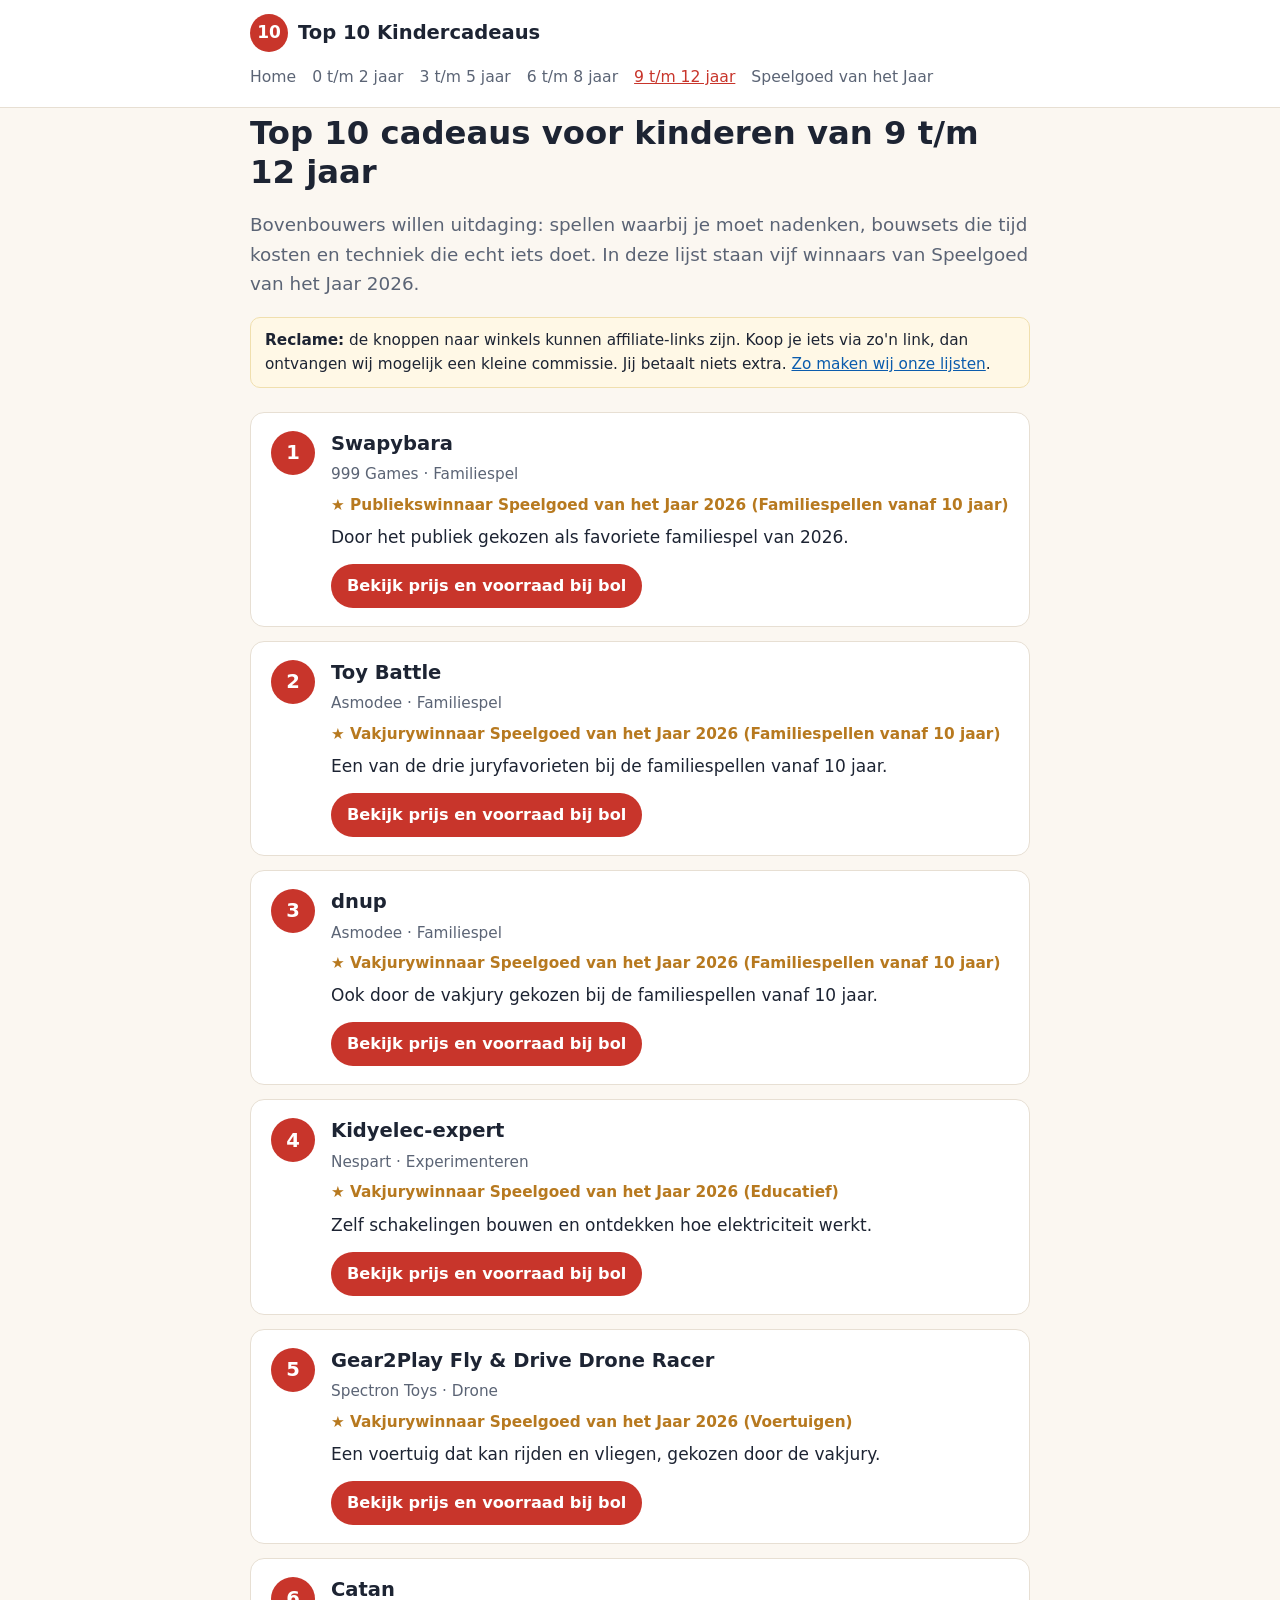
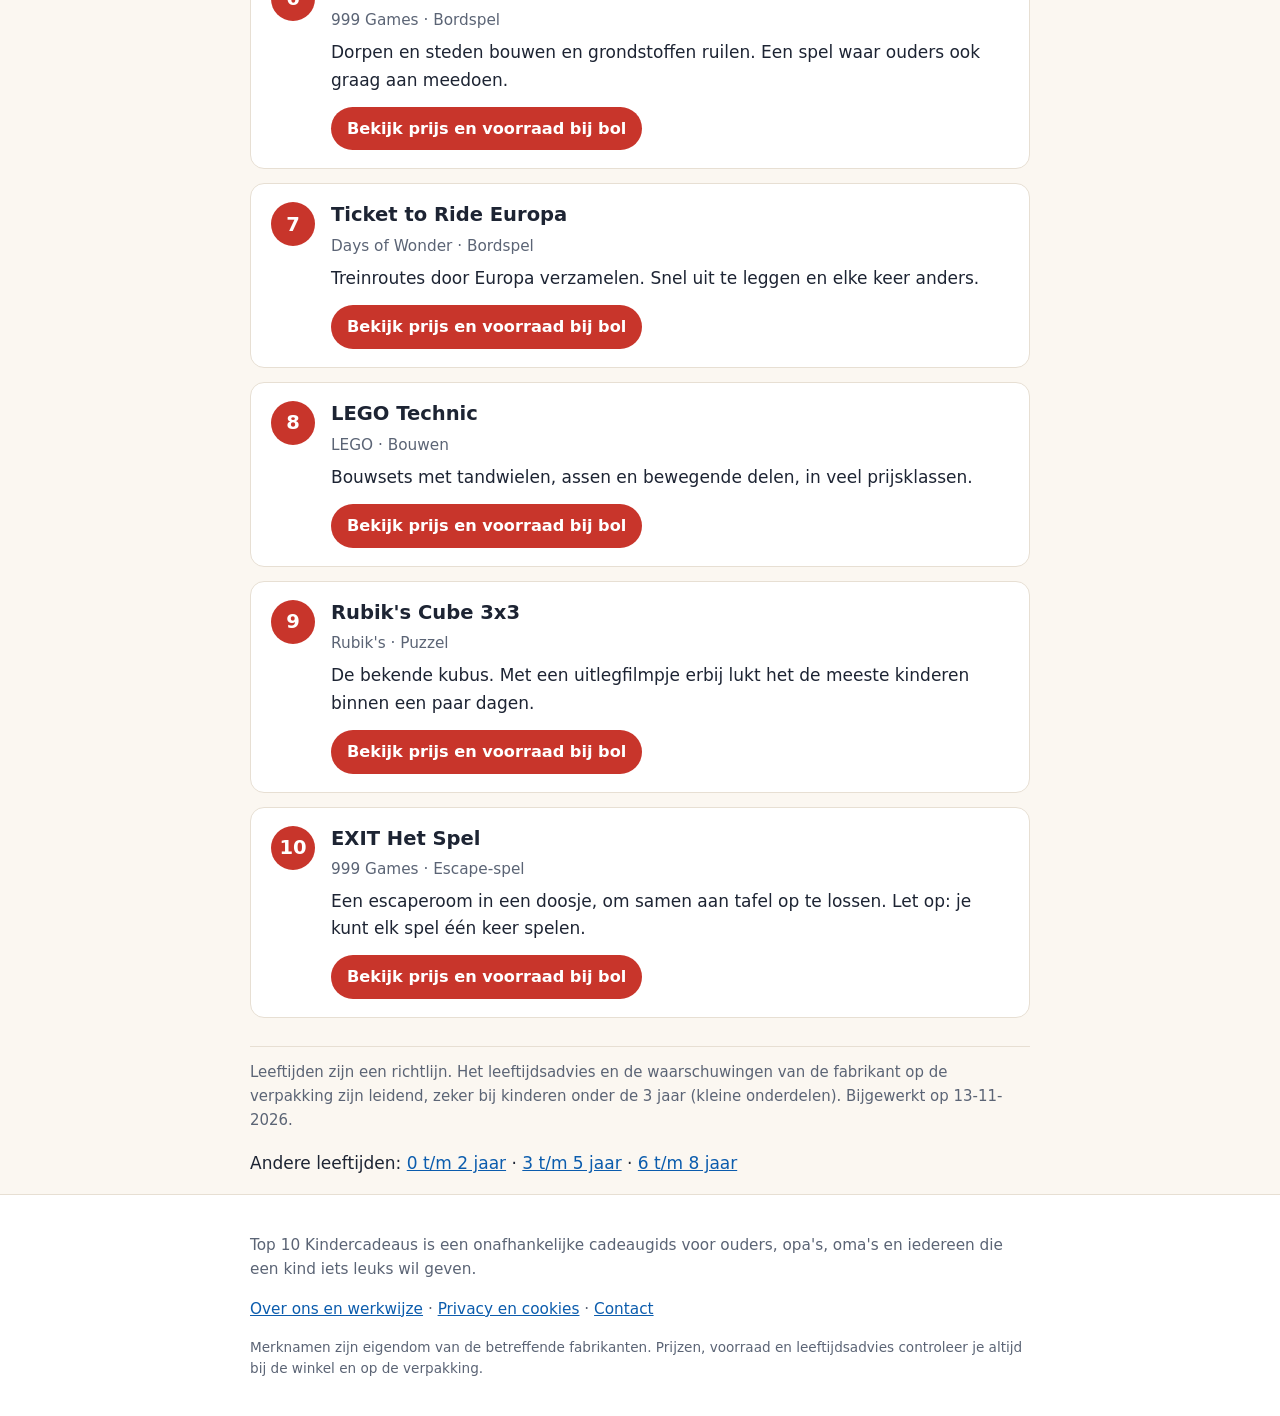
<file: docs/9-12-jaar/index.html>
<!DOCTYPE html>
<html lang="nl">
<head>
<meta charset="utf-8">
<meta name="viewport" content="width=device-width, initial-scale=1">
<title>Top 10 cadeaus voor kinderen van 9 t/m 12 jaar | 2026</title>
<meta name="description" content="De 10 leukste cadeaus voor kinderen van 9 t/m 12 jaar in 2026, met winnaars van Speelgoed van het Jaar en bewezen klassiekers.">
<meta name="robots" content="noindex">
<link rel="canonical" href="https://top10kindercadeaus.nl/9-12-jaar/">
<meta property="og:title" content="Top 10 cadeaus voor kinderen van 9 t/m 12 jaar | 2026">
<meta property="og:description" content="De 10 leukste cadeaus voor kinderen van 9 t/m 12 jaar in 2026, met winnaars van Speelgoed van het Jaar en bewezen klassiekers.">
<meta property="og:type" content="website">
<meta property="og:url" content="https://top10kindercadeaus.nl/9-12-jaar/">
<link rel="stylesheet" href="/style.css">
<script type="application/ld+json">{"@context": "https://schema.org", "@type": "ItemList", "name": "Top 10 cadeaus voor kinderen van 9 t/m 12 jaar", "itemListElement": [{"@type": "ListItem", "position": 1, "name": "Swapybara"}, {"@type": "ListItem", "position": 2, "name": "Toy Battle"}, {"@type": "ListItem", "position": 3, "name": "dnup"}, {"@type": "ListItem", "position": 4, "name": "Kidyelec-expert"}, {"@type": "ListItem", "position": 5, "name": "Gear2Play Fly & Drive Drone Racer"}, {"@type": "ListItem", "position": 6, "name": "Catan"}, {"@type": "ListItem", "position": 7, "name": "Ticket to Ride Europa"}, {"@type": "ListItem", "position": 8, "name": "LEGO Technic"}, {"@type": "ListItem", "position": 9, "name": "Rubik's Cube 3x3"}, {"@type": "ListItem", "position": 10, "name": "EXIT Het Spel"}]}</script>
</head>
<body>
<header class="site"><div class="wrap">
<a class="brand" href="/"><span class="ten">10</span> Top 10 Kindercadeaus</a>
<nav aria-label="Hoofdmenu"><a href="/">Home</a><a href="/0-2-jaar/">0 t/m 2 jaar</a><a href="/3-5-jaar/">3 t/m 5 jaar</a><a href="/6-8-jaar/">6 t/m 8 jaar</a><a href="/9-12-jaar/" aria-current=page>9 t/m 12 jaar</a><a href="/speelgoed-van-het-jaar-2026/">Speelgoed van het Jaar</a></nav>
</div></header>
<main class="wrap">
<h1>Top 10 cadeaus voor kinderen van 9 t/m 12 jaar</h1>
<p class="lead">Bovenbouwers willen uitdaging: spellen waarbij je moet nadenken, bouwsets die tijd kosten en techniek die echt iets doet. In deze lijst staan vijf winnaars van Speelgoed van het Jaar 2026.</p>
<p class="disclosure"><strong>Reclame:</strong> de knoppen naar winkels kunnen affiliate-links zijn. Koop je iets via zo'n link, dan ontvangen wij mogelijk een kleine commissie. Jij betaalt niets extra. <a href="/over-ons/">Zo maken wij onze lijsten</a>.</p>
<ol class="list"><li class="item"><span class="rank">1</span><div>
<h2>Swapybara</h2>
<p class="meta">999 Games · Familiespel</p><p class="award">★ Publiekswinnaar Speelgoed van het Jaar 2026 (Familiespellen vanaf 10 jaar)</p>
<p>Door het publiek gekozen als favoriete familiespel van 2026.</p>
<a class="btn" href="https://www.bol.com/nl/nl/s/?searchtext=Swapybara" rel="nofollow noopener" target="_blank">Bekijk prijs en voorraad bij bol</a>
</div></li><li class="item"><span class="rank">2</span><div>
<h2>Toy Battle</h2>
<p class="meta">Asmodee · Familiespel</p><p class="award">★ Vakjurywinnaar Speelgoed van het Jaar 2026 (Familiespellen vanaf 10 jaar)</p>
<p>Een van de drie juryfavorieten bij de familiespellen vanaf 10 jaar.</p>
<a class="btn" href="https://www.bol.com/nl/nl/s/?searchtext=Toy+Battle" rel="nofollow noopener" target="_blank">Bekijk prijs en voorraad bij bol</a>
</div></li><li class="item"><span class="rank">3</span><div>
<h2>dnup</h2>
<p class="meta">Asmodee · Familiespel</p><p class="award">★ Vakjurywinnaar Speelgoed van het Jaar 2026 (Familiespellen vanaf 10 jaar)</p>
<p>Ook door de vakjury gekozen bij de familiespellen vanaf 10 jaar.</p>
<a class="btn" href="https://www.bol.com/nl/nl/s/?searchtext=dnup" rel="nofollow noopener" target="_blank">Bekijk prijs en voorraad bij bol</a>
</div></li><li class="item"><span class="rank">4</span><div>
<h2>Kidyelec-expert</h2>
<p class="meta">Nespart · Experimenteren</p><p class="award">★ Vakjurywinnaar Speelgoed van het Jaar 2026 (Educatief)</p>
<p>Zelf schakelingen bouwen en ontdekken hoe elektriciteit werkt.</p>
<a class="btn" href="https://www.bol.com/nl/nl/s/?searchtext=Kidyelec-expert" rel="nofollow noopener" target="_blank">Bekijk prijs en voorraad bij bol</a>
</div></li><li class="item"><span class="rank">5</span><div>
<h2>Gear2Play Fly &amp; Drive Drone Racer</h2>
<p class="meta">Spectron Toys · Drone</p><p class="award">★ Vakjurywinnaar Speelgoed van het Jaar 2026 (Voertuigen)</p>
<p>Een voertuig dat kan rijden en vliegen, gekozen door de vakjury.</p>
<a class="btn" href="https://www.bol.com/nl/nl/s/?searchtext=Gear2Play+Fly+%26+Drive+Drone+Racer" rel="nofollow noopener" target="_blank">Bekijk prijs en voorraad bij bol</a>
</div></li><li class="item"><span class="rank">6</span><div>
<h2>Catan</h2>
<p class="meta">999 Games · Bordspel</p>
<p>Dorpen en steden bouwen en grondstoffen ruilen. Een spel waar ouders ook graag aan meedoen.</p>
<a class="btn" href="https://www.bol.com/nl/nl/s/?searchtext=Catan" rel="nofollow noopener" target="_blank">Bekijk prijs en voorraad bij bol</a>
</div></li><li class="item"><span class="rank">7</span><div>
<h2>Ticket to Ride Europa</h2>
<p class="meta">Days of Wonder · Bordspel</p>
<p>Treinroutes door Europa verzamelen. Snel uit te leggen en elke keer anders.</p>
<a class="btn" href="https://www.bol.com/nl/nl/s/?searchtext=Ticket+to+Ride+Europa" rel="nofollow noopener" target="_blank">Bekijk prijs en voorraad bij bol</a>
</div></li><li class="item"><span class="rank">8</span><div>
<h2>LEGO Technic</h2>
<p class="meta">LEGO · Bouwen</p>
<p>Bouwsets met tandwielen, assen en bewegende delen, in veel prijsklassen.</p>
<a class="btn" href="https://www.bol.com/nl/nl/s/?searchtext=LEGO+Technic" rel="nofollow noopener" target="_blank">Bekijk prijs en voorraad bij bol</a>
</div></li><li class="item"><span class="rank">9</span><div>
<h2>Rubik&#x27;s Cube 3x3</h2>
<p class="meta">Rubik&#x27;s · Puzzel</p>
<p>De bekende kubus. Met een uitlegfilmpje erbij lukt het de meeste kinderen binnen een paar dagen.</p>
<a class="btn" href="https://www.bol.com/nl/nl/s/?searchtext=Rubik%27s+Cube+3x3" rel="nofollow noopener" target="_blank">Bekijk prijs en voorraad bij bol</a>
</div></li><li class="item"><span class="rank">10</span><div>
<h2>EXIT Het Spel</h2>
<p class="meta">999 Games · Escape-spel</p>
<p>Een escaperoom in een doosje, om samen aan tafel op te lossen. Let op: je kunt elk spel één keer spelen.</p>
<a class="btn" href="https://www.bol.com/nl/nl/s/?searchtext=EXIT+Het+Spel" rel="nofollow noopener" target="_blank">Bekijk prijs en voorraad bij bol</a>
</div></li></ol>
<p class="note">Leeftijden zijn een richtlijn. Het leeftijdsadvies en de waarschuwingen van de fabrikant op de verpakking zijn leidend, zeker bij kinderen onder de 3 jaar (kleine onderdelen). Bijgewerkt op 13-11-2026.</p>
<p>Andere leeftijden: <a href="/0-2-jaar/">0 t/m 2 jaar</a> · <a href="/3-5-jaar/">3 t/m 5 jaar</a> · <a href="/6-8-jaar/">6 t/m 8 jaar</a></p>
</main>
<footer class="site"><div class="wrap">
<p>Top 10 Kindercadeaus is een onafhankelijke cadeaugids voor ouders, opa's, oma's en iedereen die een kind iets leuks wil geven.</p>
<p><a href="/over-ons/">Over ons en werkwijze</a> · <a href="/privacy/">Privacy en cookies</a> · <a href="/contact/">Contact</a></p>
<p class="small">Merknamen zijn eigendom van de betreffende fabrikanten. Prijzen, voorraad en leeftijdsadvies controleer je altijd bij de winkel en op de verpakking.</p>
</div></footer>
</body>
</html>
</file>
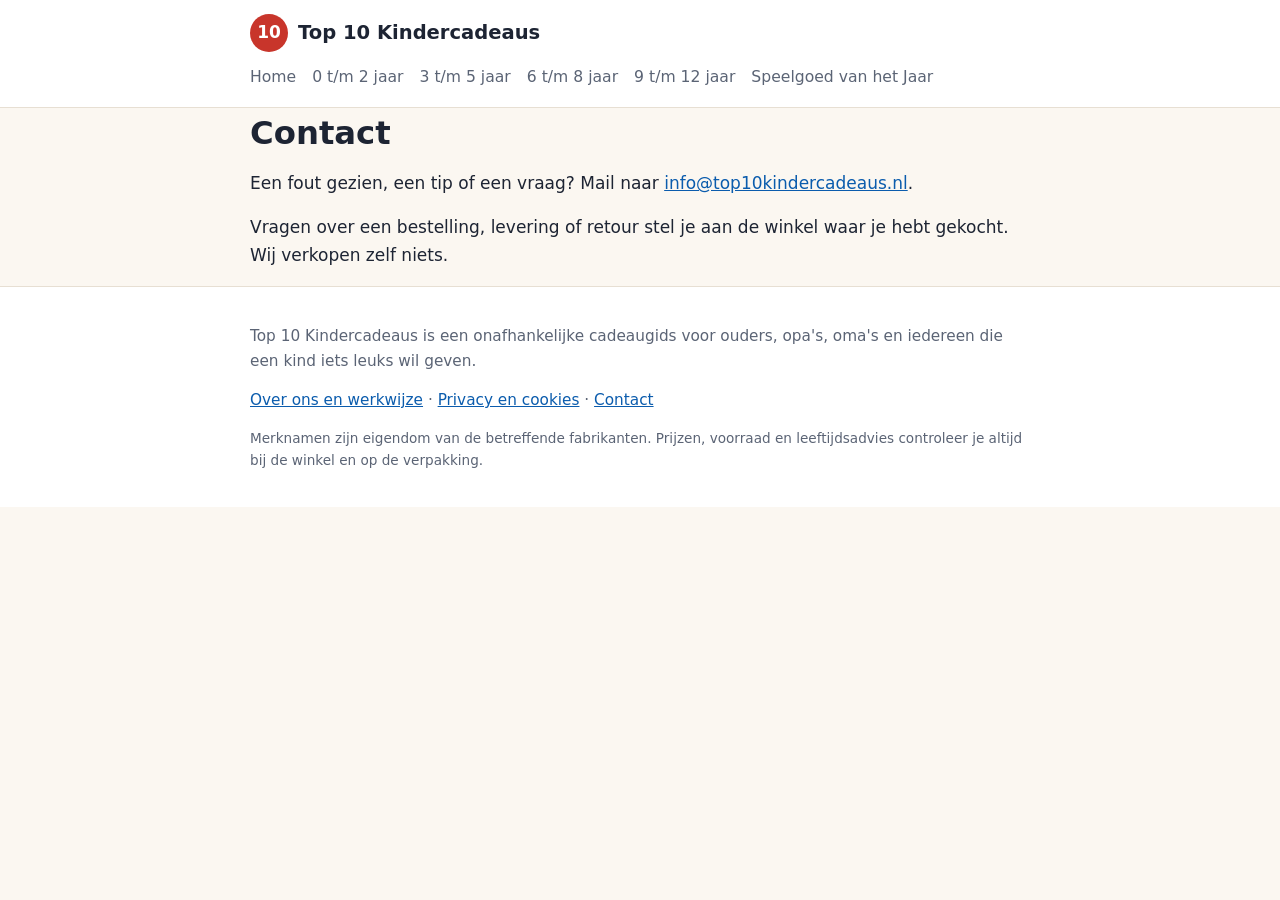
<file: docs/contact/index.html>
<!DOCTYPE html>
<html lang="nl">
<head>
<meta charset="utf-8">
<meta name="viewport" content="width=device-width, initial-scale=1">
<title>Contact | Top 10 Kindercadeaus</title>
<meta name="description" content="Neem contact op met Top 10 Kindercadeaus.">
<meta name="robots" content="noindex">
<link rel="canonical" href="https://top10kindercadeaus.nl/contact/">
<meta property="og:title" content="Contact | Top 10 Kindercadeaus">
<meta property="og:description" content="Neem contact op met Top 10 Kindercadeaus.">
<meta property="og:type" content="website">
<meta property="og:url" content="https://top10kindercadeaus.nl/contact/">
<link rel="stylesheet" href="/style.css">

</head>
<body>
<header class="site"><div class="wrap">
<a class="brand" href="/"><span class="ten">10</span> Top 10 Kindercadeaus</a>
<nav aria-label="Hoofdmenu"><a href="/">Home</a><a href="/0-2-jaar/">0 t/m 2 jaar</a><a href="/3-5-jaar/">3 t/m 5 jaar</a><a href="/6-8-jaar/">6 t/m 8 jaar</a><a href="/9-12-jaar/">9 t/m 12 jaar</a><a href="/speelgoed-van-het-jaar-2026/">Speelgoed van het Jaar</a></nav>
</div></header>
<main class="wrap">
<h1>Contact</h1><p>Een fout gezien, een tip of een vraag? Mail naar <a href="mailto:info@top10kindercadeaus.nl">info@top10kindercadeaus.nl</a>.</p>
<p>Vragen over een bestelling, levering of retour stel je aan de winkel waar je hebt gekocht. Wij verkopen zelf niets.</p>
</main>
<footer class="site"><div class="wrap">
<p>Top 10 Kindercadeaus is een onafhankelijke cadeaugids voor ouders, opa's, oma's en iedereen die een kind iets leuks wil geven.</p>
<p><a href="/over-ons/">Over ons en werkwijze</a> · <a href="/privacy/">Privacy en cookies</a> · <a href="/contact/">Contact</a></p>
<p class="small">Merknamen zijn eigendom van de betreffende fabrikanten. Prijzen, voorraad en leeftijdsadvies controleer je altijd bij de winkel en op de verpakking.</p>
</div></footer>
</body>
</html>
</file>
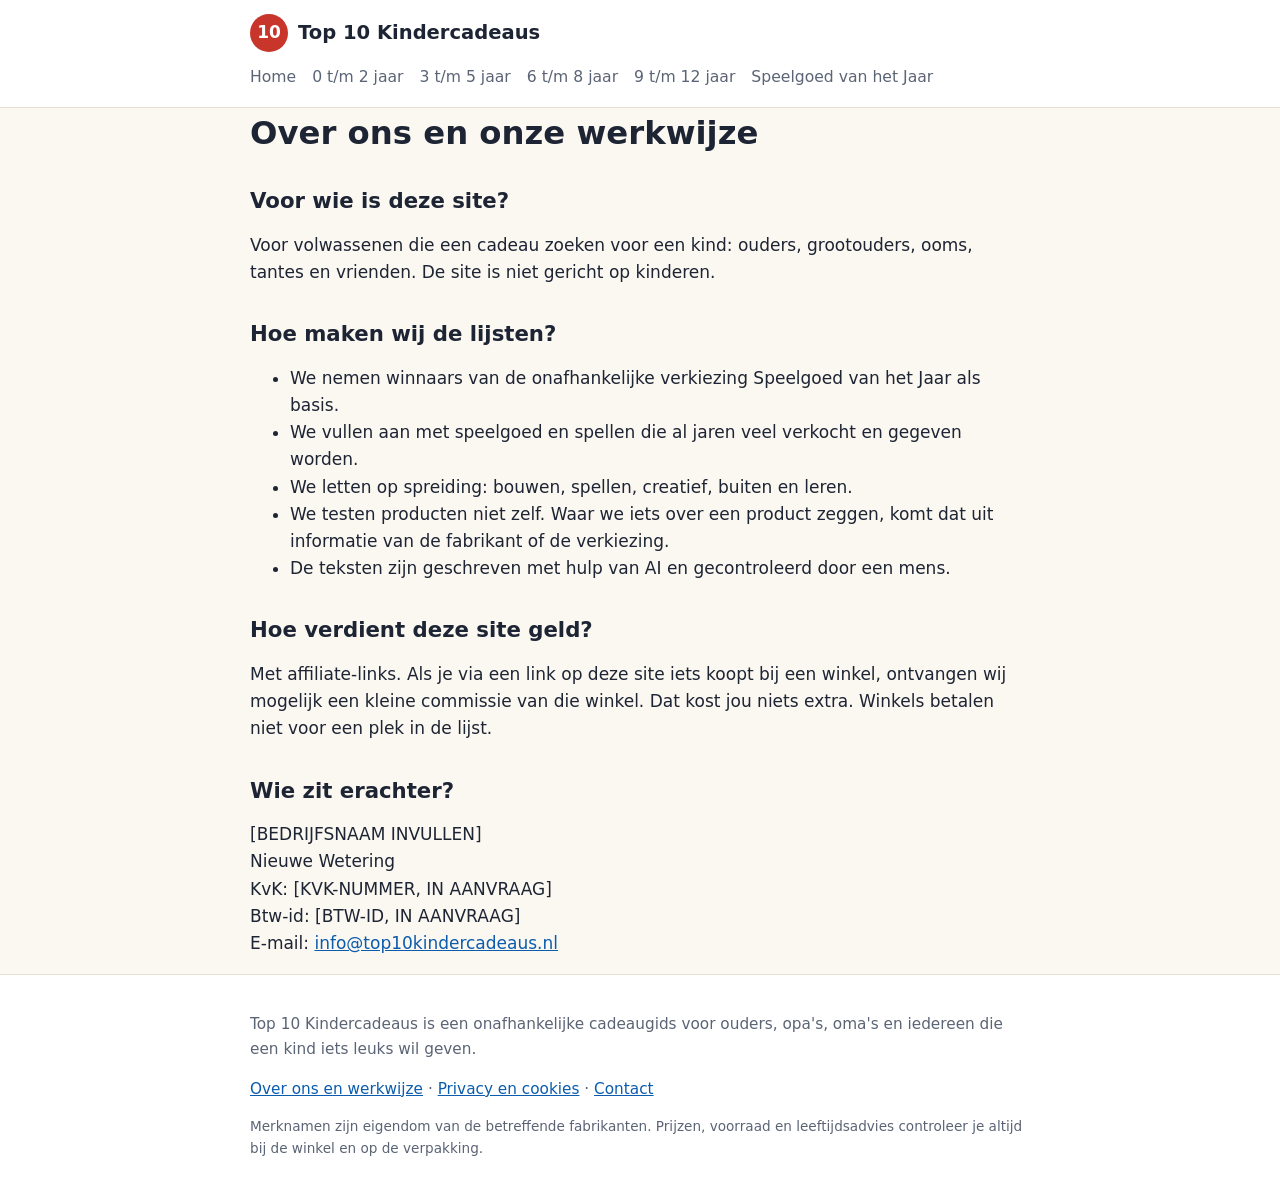
<file: docs/over-ons/index.html>
<!DOCTYPE html>
<html lang="nl">
<head>
<meta charset="utf-8">
<meta name="viewport" content="width=device-width, initial-scale=1">
<title>Over ons en werkwijze | Top 10 Kindercadeaus</title>
<meta name="description" content="Wie er achter Top 10 Kindercadeaus zit, hoe de lijsten worden gemaakt en hoe de site geld verdient.">
<meta name="robots" content="noindex">
<link rel="canonical" href="https://top10kindercadeaus.nl/over-ons/">
<meta property="og:title" content="Over ons en werkwijze | Top 10 Kindercadeaus">
<meta property="og:description" content="Wie er achter Top 10 Kindercadeaus zit, hoe de lijsten worden gemaakt en hoe de site geld verdient.">
<meta property="og:type" content="website">
<meta property="og:url" content="https://top10kindercadeaus.nl/over-ons/">
<link rel="stylesheet" href="/style.css">

</head>
<body>
<header class="site"><div class="wrap">
<a class="brand" href="/"><span class="ten">10</span> Top 10 Kindercadeaus</a>
<nav aria-label="Hoofdmenu"><a href="/">Home</a><a href="/0-2-jaar/">0 t/m 2 jaar</a><a href="/3-5-jaar/">3 t/m 5 jaar</a><a href="/6-8-jaar/">6 t/m 8 jaar</a><a href="/9-12-jaar/">9 t/m 12 jaar</a><a href="/speelgoed-van-het-jaar-2026/">Speelgoed van het Jaar</a></nav>
</div></header>
<main class="wrap">
<h1>Over ons en onze werkwijze</h1>
<h2>Voor wie is deze site?</h2><p>Voor volwassenen die een cadeau zoeken voor een kind: ouders, grootouders, ooms, tantes en vrienden. De site is niet gericht op kinderen.</p>
<h2>Hoe maken wij de lijsten?</h2>
<ul><li>We nemen winnaars van de onafhankelijke verkiezing Speelgoed van het Jaar als basis.</li>
<li>We vullen aan met speelgoed en spellen die al jaren veel verkocht en gegeven worden.</li>
<li>We letten op spreiding: bouwen, spellen, creatief, buiten en leren.</li>
<li>We testen producten niet zelf. Waar we iets over een product zeggen, komt dat uit informatie van de fabrikant of de verkiezing.</li>
<li>De teksten zijn geschreven met hulp van AI en gecontroleerd door een mens.</li></ul>
<h2>Hoe verdient deze site geld?</h2><p>Met affiliate-links. Als je via een link op deze site iets koopt bij een winkel, ontvangen wij mogelijk een kleine commissie van die winkel. Dat kost jou niets extra. Winkels betalen niet voor een plek in de lijst.</p>
<h2>Wie zit erachter?</h2><p>[BEDRIJFSNAAM INVULLEN]<br>Nieuwe Wetering<br>KvK: [KVK-NUMMER, IN AANVRAAG]<br>Btw-id: [BTW-ID, IN AANVRAAG]<br>E-mail: <a href="mailto:info@top10kindercadeaus.nl">info@top10kindercadeaus.nl</a></p>
</main>
<footer class="site"><div class="wrap">
<p>Top 10 Kindercadeaus is een onafhankelijke cadeaugids voor ouders, opa's, oma's en iedereen die een kind iets leuks wil geven.</p>
<p><a href="/over-ons/">Over ons en werkwijze</a> · <a href="/privacy/">Privacy en cookies</a> · <a href="/contact/">Contact</a></p>
<p class="small">Merknamen zijn eigendom van de betreffende fabrikanten. Prijzen, voorraad en leeftijdsadvies controleer je altijd bij de winkel en op de verpakking.</p>
</div></footer>
</body>
</html>
</file>
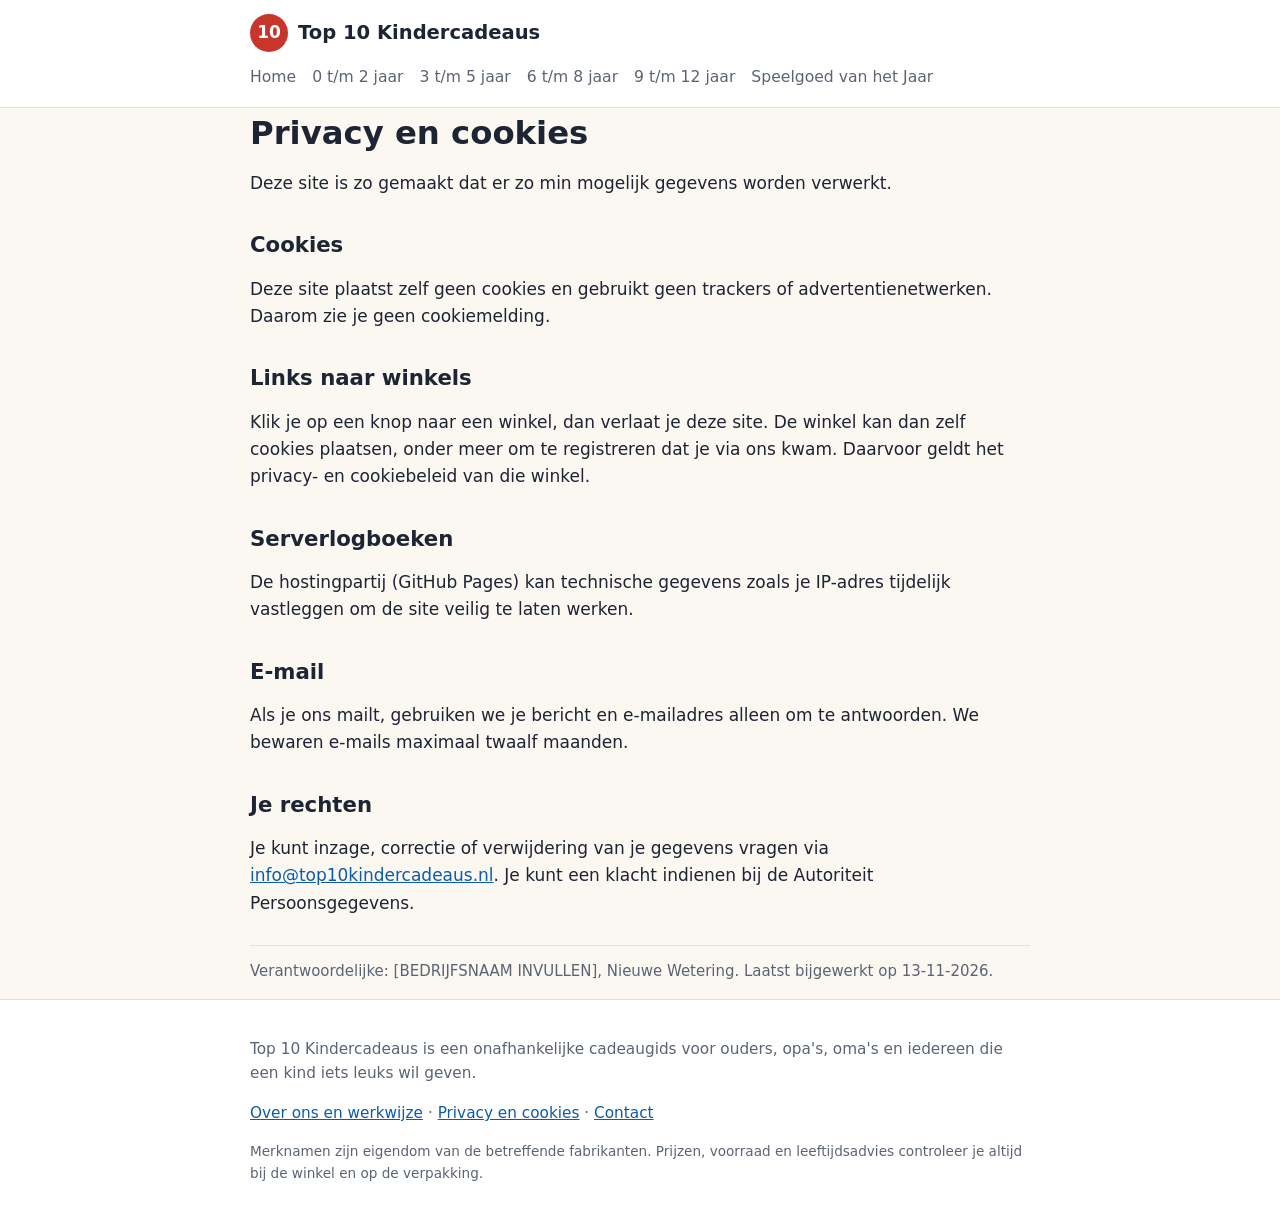
<file: docs/privacy/index.html>
<!DOCTYPE html>
<html lang="nl">
<head>
<meta charset="utf-8">
<meta name="viewport" content="width=device-width, initial-scale=1">
<title>Privacy en cookies | Top 10 Kindercadeaus</title>
<meta name="description" content="Welke gegevens Top 10 Kindercadeaus verwerkt en welke cookies de site gebruikt.">
<meta name="robots" content="noindex">
<link rel="canonical" href="https://top10kindercadeaus.nl/privacy/">
<meta property="og:title" content="Privacy en cookies | Top 10 Kindercadeaus">
<meta property="og:description" content="Welke gegevens Top 10 Kindercadeaus verwerkt en welke cookies de site gebruikt.">
<meta property="og:type" content="website">
<meta property="og:url" content="https://top10kindercadeaus.nl/privacy/">
<link rel="stylesheet" href="/style.css">

</head>
<body>
<header class="site"><div class="wrap">
<a class="brand" href="/"><span class="ten">10</span> Top 10 Kindercadeaus</a>
<nav aria-label="Hoofdmenu"><a href="/">Home</a><a href="/0-2-jaar/">0 t/m 2 jaar</a><a href="/3-5-jaar/">3 t/m 5 jaar</a><a href="/6-8-jaar/">6 t/m 8 jaar</a><a href="/9-12-jaar/">9 t/m 12 jaar</a><a href="/speelgoed-van-het-jaar-2026/">Speelgoed van het Jaar</a></nav>
</div></header>
<main class="wrap">
<h1>Privacy en cookies</h1>
<p>Deze site is zo gemaakt dat er zo min mogelijk gegevens worden verwerkt.</p>
<h2>Cookies</h2><p>Deze site plaatst zelf geen cookies en gebruikt geen trackers of advertentienetwerken. Daarom zie je geen cookiemelding.</p>
<h2>Links naar winkels</h2><p>Klik je op een knop naar een winkel, dan verlaat je deze site. De winkel kan dan zelf cookies plaatsen, onder meer om te registreren dat je via ons kwam. Daarvoor geldt het privacy- en cookiebeleid van die winkel.</p>
<h2>Serverlogboeken</h2><p>De hostingpartij (GitHub Pages) kan technische gegevens zoals je IP-adres tijdelijk vastleggen om de site veilig te laten werken.</p>
<h2>E-mail</h2><p>Als je ons mailt, gebruiken we je bericht en e-mailadres alleen om te antwoorden. We bewaren e-mails maximaal twaalf maanden.</p>
<h2>Je rechten</h2><p>Je kunt inzage, correctie of verwijdering van je gegevens vragen via <a href="mailto:info@top10kindercadeaus.nl">info@top10kindercadeaus.nl</a>. Je kunt een klacht indienen bij de Autoriteit Persoonsgegevens.</p>
<p class="note">Verantwoordelijke: [BEDRIJFSNAAM INVULLEN], Nieuwe Wetering. Laatst bijgewerkt op 13-11-2026.</p>
</main>
<footer class="site"><div class="wrap">
<p>Top 10 Kindercadeaus is een onafhankelijke cadeaugids voor ouders, opa's, oma's en iedereen die een kind iets leuks wil geven.</p>
<p><a href="/over-ons/">Over ons en werkwijze</a> · <a href="/privacy/">Privacy en cookies</a> · <a href="/contact/">Contact</a></p>
<p class="small">Merknamen zijn eigendom van de betreffende fabrikanten. Prijzen, voorraad en leeftijdsadvies controleer je altijd bij de winkel en op de verpakking.</p>
</div></footer>
</body>
</html>
</file>
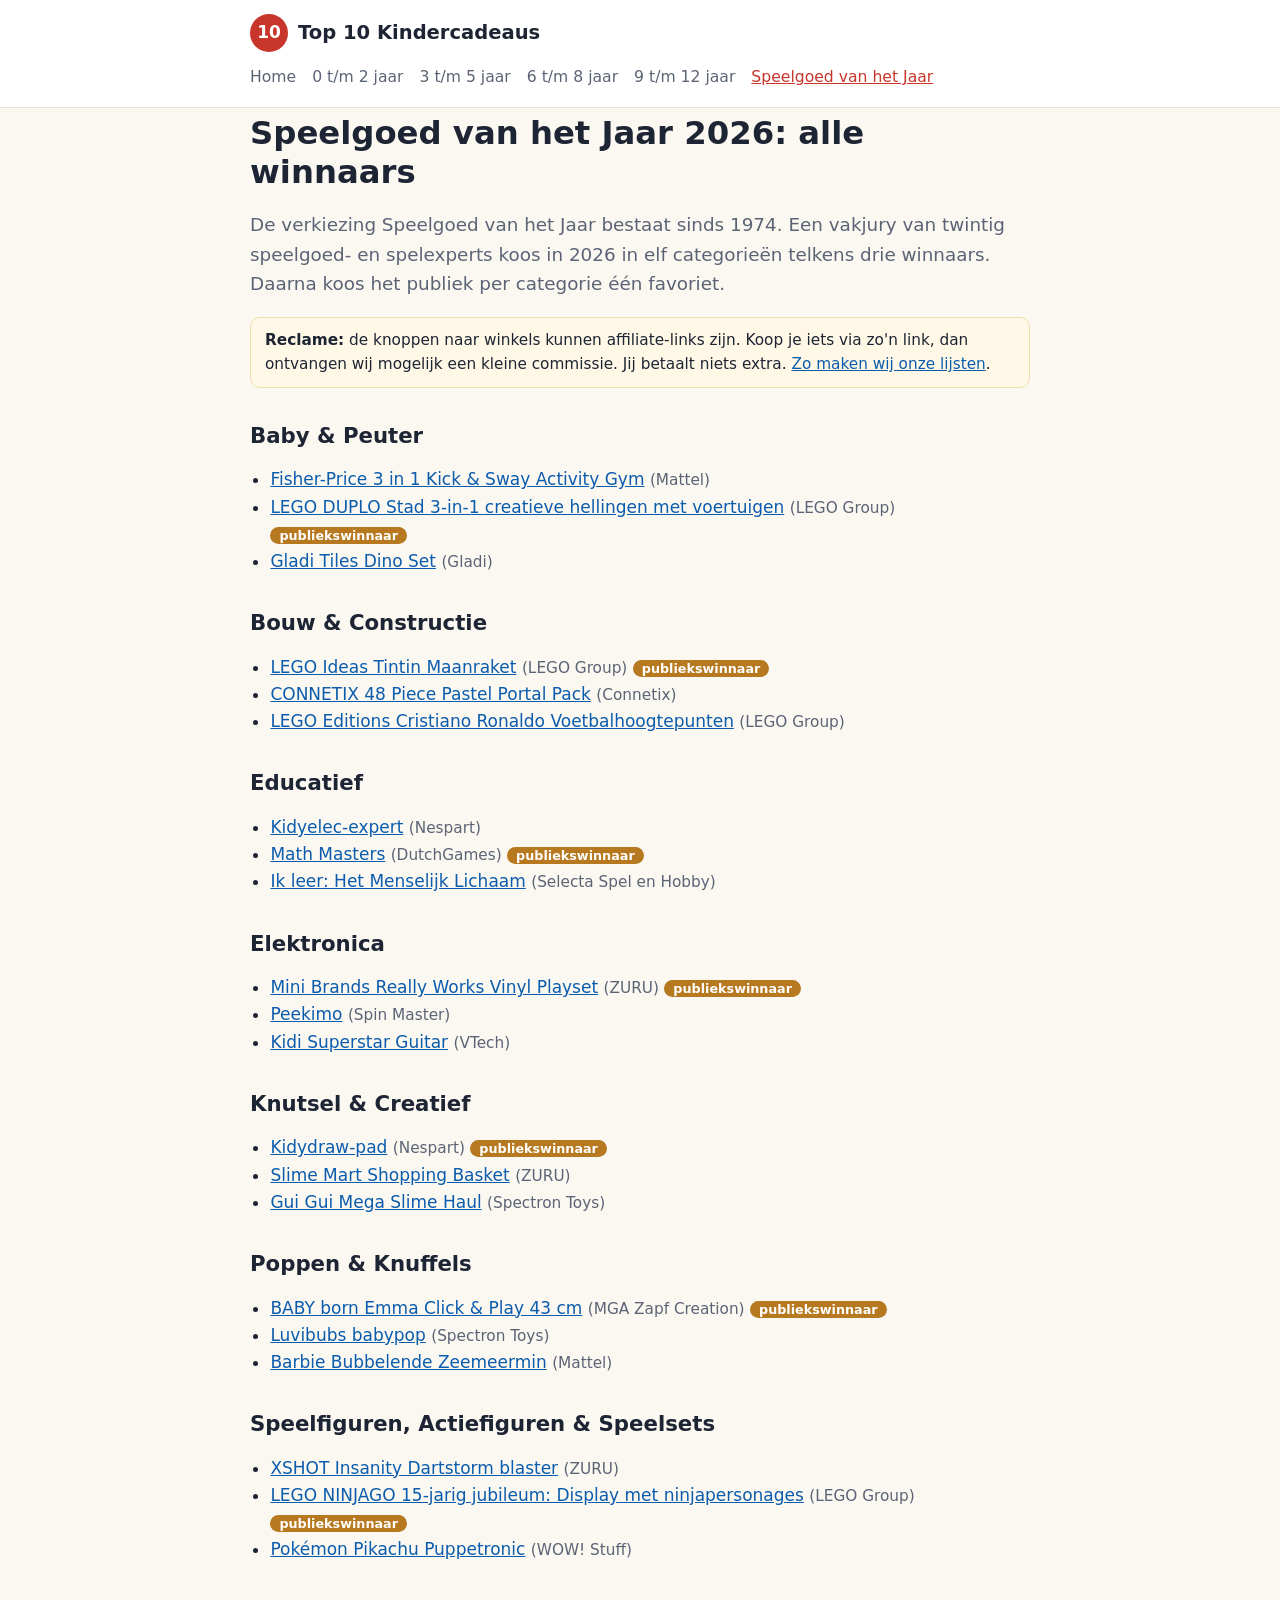
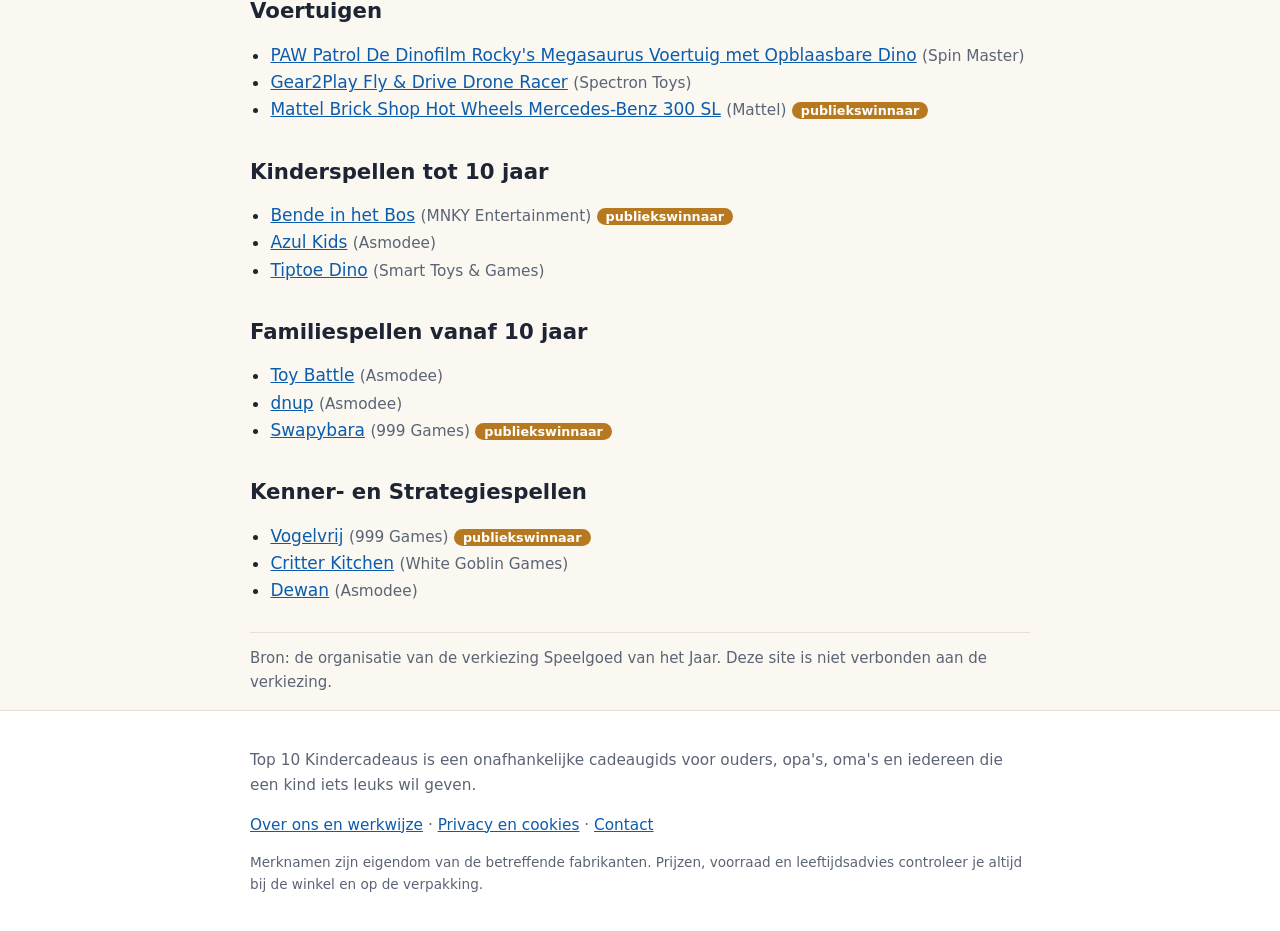
<file: docs/speelgoed-van-het-jaar-2026/index.html>
<!DOCTYPE html>
<html lang="nl">
<head>
<meta charset="utf-8">
<meta name="viewport" content="width=device-width, initial-scale=1">
<title>Speelgoed van het Jaar 2026: alle 33 winnaars op een rij</title>
<meta name="description" content="Alle 33 vakjurywinnaars en de 11 publiekswinnaars van de verkiezing Speelgoed van het Jaar 2026, per categorie.">
<meta name="robots" content="noindex">
<link rel="canonical" href="https://top10kindercadeaus.nl/speelgoed-van-het-jaar-2026/">
<meta property="og:title" content="Speelgoed van het Jaar 2026: alle 33 winnaars op een rij">
<meta property="og:description" content="Alle 33 vakjurywinnaars en de 11 publiekswinnaars van de verkiezing Speelgoed van het Jaar 2026, per categorie.">
<meta property="og:type" content="website">
<meta property="og:url" content="https://top10kindercadeaus.nl/speelgoed-van-het-jaar-2026/">
<link rel="stylesheet" href="/style.css">

</head>
<body>
<header class="site"><div class="wrap">
<a class="brand" href="/"><span class="ten">10</span> Top 10 Kindercadeaus</a>
<nav aria-label="Hoofdmenu"><a href="/">Home</a><a href="/0-2-jaar/">0 t/m 2 jaar</a><a href="/3-5-jaar/">3 t/m 5 jaar</a><a href="/6-8-jaar/">6 t/m 8 jaar</a><a href="/9-12-jaar/">9 t/m 12 jaar</a><a href="/speelgoed-van-het-jaar-2026/" aria-current=page>Speelgoed van het Jaar</a></nav>
</div></header>
<main class="wrap">
<h1>Speelgoed van het Jaar 2026: alle winnaars</h1>
<p class="lead">De verkiezing Speelgoed van het Jaar bestaat sinds 1974. Een vakjury van twintig speelgoed- en spelexperts koos in 2026 in elf categorieën telkens drie winnaars. Daarna koos het publiek per categorie één favoriet.</p>
<p class="disclosure"><strong>Reclame:</strong> de knoppen naar winkels kunnen affiliate-links zijn. Koop je iets via zo'n link, dan ontvangen wij mogelijk een kleine commissie. Jij betaalt niets extra. <a href="/over-ons/">Zo maken wij onze lijsten</a>.</p><h2>Baby &amp; Peuter</h2><ul class='awards'><li><a href="https://www.bol.com/nl/nl/s/?searchtext=Fisher-Price+3+in+1+Kick+%26+Sway+Activity+Gym" rel="nofollow noopener" target="_blank">Fisher-Price 3 in 1 Kick &amp; Sway Activity Gym</a> <span class="meta">(Mattel)</span></li><li><a href="https://www.bol.com/nl/nl/s/?searchtext=LEGO+DUPLO+Stad+3-in-1+creatieve+hellingen+met+voertuigen" rel="nofollow noopener" target="_blank">LEGO DUPLO Stad 3-in-1 creatieve hellingen met voertuigen</a> <span class="meta">(LEGO Group)</span> <span class=pub>publiekswinnaar</span></li><li><a href="https://www.bol.com/nl/nl/s/?searchtext=Gladi+Tiles+Dino+Set" rel="nofollow noopener" target="_blank">Gladi Tiles Dino Set</a> <span class="meta">(Gladi)</span></li></ul><h2>Bouw &amp; Constructie</h2><ul class='awards'><li><a href="https://www.bol.com/nl/nl/s/?searchtext=LEGO+Ideas+Tintin+Maanraket" rel="nofollow noopener" target="_blank">LEGO Ideas Tintin Maanraket</a> <span class="meta">(LEGO Group)</span> <span class=pub>publiekswinnaar</span></li><li><a href="https://www.bol.com/nl/nl/s/?searchtext=CONNETIX+48+Piece+Pastel+Portal+Pack" rel="nofollow noopener" target="_blank">CONNETIX 48 Piece Pastel Portal Pack</a> <span class="meta">(Connetix)</span></li><li><a href="https://www.bol.com/nl/nl/s/?searchtext=LEGO+Editions+Cristiano+Ronaldo+Voetbalhoogtepunten" rel="nofollow noopener" target="_blank">LEGO Editions Cristiano Ronaldo Voetbalhoogtepunten</a> <span class="meta">(LEGO Group)</span></li></ul><h2>Educatief</h2><ul class='awards'><li><a href="https://www.bol.com/nl/nl/s/?searchtext=Kidyelec-expert" rel="nofollow noopener" target="_blank">Kidyelec-expert</a> <span class="meta">(Nespart)</span></li><li><a href="https://www.bol.com/nl/nl/s/?searchtext=Math+Masters" rel="nofollow noopener" target="_blank">Math Masters</a> <span class="meta">(DutchGames)</span> <span class=pub>publiekswinnaar</span></li><li><a href="https://www.bol.com/nl/nl/s/?searchtext=Ik+leer%3A+Het+Menselijk+Lichaam" rel="nofollow noopener" target="_blank">Ik leer: Het Menselijk Lichaam</a> <span class="meta">(Selecta Spel en Hobby)</span></li></ul><h2>Elektronica</h2><ul class='awards'><li><a href="https://www.bol.com/nl/nl/s/?searchtext=Mini+Brands+Really+Works+Vinyl+Playset" rel="nofollow noopener" target="_blank">Mini Brands Really Works Vinyl Playset</a> <span class="meta">(ZURU)</span> <span class=pub>publiekswinnaar</span></li><li><a href="https://www.bol.com/nl/nl/s/?searchtext=Peekimo" rel="nofollow noopener" target="_blank">Peekimo</a> <span class="meta">(Spin Master)</span></li><li><a href="https://www.bol.com/nl/nl/s/?searchtext=Kidi+Superstar+Guitar" rel="nofollow noopener" target="_blank">Kidi Superstar Guitar</a> <span class="meta">(VTech)</span></li></ul><h2>Knutsel &amp; Creatief</h2><ul class='awards'><li><a href="https://www.bol.com/nl/nl/s/?searchtext=Kidydraw-pad" rel="nofollow noopener" target="_blank">Kidydraw-pad</a> <span class="meta">(Nespart)</span> <span class=pub>publiekswinnaar</span></li><li><a href="https://www.bol.com/nl/nl/s/?searchtext=Slime+Mart+Shopping+Basket" rel="nofollow noopener" target="_blank">Slime Mart Shopping Basket</a> <span class="meta">(ZURU)</span></li><li><a href="https://www.bol.com/nl/nl/s/?searchtext=Gui+Gui+Mega+Slime+Haul" rel="nofollow noopener" target="_blank">Gui Gui Mega Slime Haul</a> <span class="meta">(Spectron Toys)</span></li></ul><h2>Poppen &amp; Knuffels</h2><ul class='awards'><li><a href="https://www.bol.com/nl/nl/s/?searchtext=BABY+born+Emma+Click+%26+Play+43+cm" rel="nofollow noopener" target="_blank">BABY born Emma Click &amp; Play 43 cm</a> <span class="meta">(MGA Zapf Creation)</span> <span class=pub>publiekswinnaar</span></li><li><a href="https://www.bol.com/nl/nl/s/?searchtext=Luvibubs+babypop" rel="nofollow noopener" target="_blank">Luvibubs babypop</a> <span class="meta">(Spectron Toys)</span></li><li><a href="https://www.bol.com/nl/nl/s/?searchtext=Barbie+Bubbelende+Zeemeermin" rel="nofollow noopener" target="_blank">Barbie Bubbelende Zeemeermin</a> <span class="meta">(Mattel)</span></li></ul><h2>Speelfiguren, Actiefiguren &amp; Speelsets</h2><ul class='awards'><li><a href="https://www.bol.com/nl/nl/s/?searchtext=XSHOT+Insanity+Dartstorm+blaster" rel="nofollow noopener" target="_blank">XSHOT Insanity Dartstorm blaster</a> <span class="meta">(ZURU)</span></li><li><a href="https://www.bol.com/nl/nl/s/?searchtext=LEGO+NINJAGO+15-jarig+jubileum%3A+Display+met+ninjapersonages" rel="nofollow noopener" target="_blank">LEGO NINJAGO 15-jarig jubileum: Display met ninjapersonages</a> <span class="meta">(LEGO Group)</span> <span class=pub>publiekswinnaar</span></li><li><a href="https://www.bol.com/nl/nl/s/?searchtext=Pok%C3%A9mon+Pikachu+Puppetronic" rel="nofollow noopener" target="_blank">Pokémon Pikachu Puppetronic</a> <span class="meta">(WOW! Stuff)</span></li></ul><h2>Voertuigen</h2><ul class='awards'><li><a href="https://www.bol.com/nl/nl/s/?searchtext=PAW+Patrol+De+Dinofilm+Rocky%27s+Megasaurus+Voertuig+met+Opblaasbare+Dino" rel="nofollow noopener" target="_blank">PAW Patrol De Dinofilm Rocky&#x27;s Megasaurus Voertuig met Opblaasbare Dino</a> <span class="meta">(Spin Master)</span></li><li><a href="https://www.bol.com/nl/nl/s/?searchtext=Gear2Play+Fly+%26+Drive+Drone+Racer" rel="nofollow noopener" target="_blank">Gear2Play Fly &amp; Drive Drone Racer</a> <span class="meta">(Spectron Toys)</span></li><li><a href="https://www.bol.com/nl/nl/s/?searchtext=Mattel+Brick+Shop+Hot+Wheels+Mercedes-Benz+300+SL" rel="nofollow noopener" target="_blank">Mattel Brick Shop Hot Wheels Mercedes-Benz 300 SL</a> <span class="meta">(Mattel)</span> <span class=pub>publiekswinnaar</span></li></ul><h2>Kinderspellen tot 10 jaar</h2><ul class='awards'><li><a href="https://www.bol.com/nl/nl/s/?searchtext=Bende+in+het+Bos" rel="nofollow noopener" target="_blank">Bende in het Bos</a> <span class="meta">(MNKY Entertainment)</span> <span class=pub>publiekswinnaar</span></li><li><a href="https://www.bol.com/nl/nl/s/?searchtext=Azul+Kids" rel="nofollow noopener" target="_blank">Azul Kids</a> <span class="meta">(Asmodee)</span></li><li><a href="https://www.bol.com/nl/nl/s/?searchtext=Tiptoe+Dino" rel="nofollow noopener" target="_blank">Tiptoe Dino</a> <span class="meta">(Smart Toys &amp; Games)</span></li></ul><h2>Familiespellen vanaf 10 jaar</h2><ul class='awards'><li><a href="https://www.bol.com/nl/nl/s/?searchtext=Toy+Battle" rel="nofollow noopener" target="_blank">Toy Battle</a> <span class="meta">(Asmodee)</span></li><li><a href="https://www.bol.com/nl/nl/s/?searchtext=dnup" rel="nofollow noopener" target="_blank">dnup</a> <span class="meta">(Asmodee)</span></li><li><a href="https://www.bol.com/nl/nl/s/?searchtext=Swapybara" rel="nofollow noopener" target="_blank">Swapybara</a> <span class="meta">(999 Games)</span> <span class=pub>publiekswinnaar</span></li></ul><h2>Kenner- en Strategiespellen</h2><ul class='awards'><li><a href="https://www.bol.com/nl/nl/s/?searchtext=Vogelvrij" rel="nofollow noopener" target="_blank">Vogelvrij</a> <span class="meta">(999 Games)</span> <span class=pub>publiekswinnaar</span></li><li><a href="https://www.bol.com/nl/nl/s/?searchtext=Critter+Kitchen" rel="nofollow noopener" target="_blank">Critter Kitchen</a> <span class="meta">(White Goblin Games)</span></li><li><a href="https://www.bol.com/nl/nl/s/?searchtext=Dewan" rel="nofollow noopener" target="_blank">Dewan</a> <span class="meta">(Asmodee)</span></li></ul>
<p class="note">Bron: de organisatie van de verkiezing Speelgoed van het Jaar. Deze site is niet verbonden aan de verkiezing.</p>
</main>
<footer class="site"><div class="wrap">
<p>Top 10 Kindercadeaus is een onafhankelijke cadeaugids voor ouders, opa's, oma's en iedereen die een kind iets leuks wil geven.</p>
<p><a href="/over-ons/">Over ons en werkwijze</a> · <a href="/privacy/">Privacy en cookies</a> · <a href="/contact/">Contact</a></p>
<p class="small">Merknamen zijn eigendom van de betreffende fabrikanten. Prijzen, voorraad en leeftijdsadvies controleer je altijd bij de winkel en op de verpakking.</p>
</div></footer>
</body>
</html>
</file>
<file: style.css>
:root{--ink:#1d2433;--muted:#5b6475;--bg:#fbf7f1;--card:#fff;--line:#e7dfd3;--accent:#c8352b;--accent-dark:#9f2620;--gold:#b7791f;--blue:#0b5cad}
*{box-sizing:border-box}
html{font-size:17px}
body{margin:0;font-family:system-ui,-apple-system,"Segoe UI",Roboto,Arial,sans-serif;color:var(--ink);background:var(--bg);line-height:1.6}
.wrap{max-width:820px;margin:0 auto;padding:0 20px}
a{color:var(--blue)}
header.site{background:var(--card);border-bottom:1px solid var(--line)}
header.site .wrap{display:flex;flex-wrap:wrap;gap:8px 24px;align-items:center;padding-top:14px;padding-bottom:14px}
.brand{font-weight:800;font-size:1.15rem;color:var(--ink);text-decoration:none;display:flex;align-items:center;gap:10px}
.ten{background:var(--accent);color:#fff;border-radius:50%;width:38px;height:38px;display:inline-flex;align-items:center;justify-content:center;font-size:1rem}
nav{display:flex;flex-wrap:wrap;gap:4px 16px;font-size:.92rem}
nav a{color:var(--muted);text-decoration:none;padding:4px 0}
nav a:hover,nav a[aria-current]{color:var(--accent);text-decoration:underline}
main{padding-top:28px;padding-bottom:48px}
h1{font-size:1.9rem;line-height:1.2;margin:.2em 0 .5em}
h2{font-size:1.25rem;line-height:1.3;margin:1.6em 0 .4em}
.hero{padding:16px 0 8px}
.hero p,.lead{font-size:1.08rem;color:var(--muted)}
.cards{display:grid;grid-template-columns:repeat(auto-fit,minmax(180px,1fr));gap:14px;margin:20px 0 32px}
.card{background:var(--card);border:1px solid var(--line);border-radius:14px;padding:20px;text-decoration:none;color:var(--blue);display:flex;flex-direction:column;gap:6px;transition:transform .15s,box-shadow .15s}
.card:hover{transform:translateY(-2px);box-shadow:0 6px 18px rgba(0,0,0,.08)}
.card .age{font-size:1.3rem;font-weight:800;color:var(--ink)}
.disclosure{background:#fff8e6;border:1px solid #f0dfae;border-radius:10px;padding:10px 14px;font-size:.9rem;margin:18px 0}
ol.list{list-style:none;padding:0;margin:24px 0}
.item{background:var(--card);border:1px solid var(--line);border-radius:14px;padding:18px 20px;margin-bottom:14px;display:flex;gap:16px}
.item h2{margin:0;font-size:1.15rem}
.item p{margin:.4em 0}
.rank{flex:0 0 44px;height:44px;border-radius:50%;background:var(--accent);color:#fff;font-weight:800;font-size:1.15rem;display:flex;align-items:center;justify-content:center}
.meta{color:var(--muted);font-size:.9rem}
.award{color:var(--gold);font-weight:600;font-size:.9rem}
.btn{display:inline-block;margin-top:6px;background:var(--accent);color:#fff;text-decoration:none;font-weight:600;padding:9px 16px;border-radius:999px;font-size:.95rem}
.btn:hover{background:var(--accent-dark)}
.note{color:var(--muted);font-size:.88rem;border-top:1px solid var(--line);padding-top:14px;margin-top:28px}
ul.awards{padding-left:1.2em}
.pub{background:var(--gold);color:#fff;border-radius:999px;padding:1px 9px;font-size:.75rem;font-weight:600;white-space:nowrap}
footer.site{border-top:1px solid var(--line);background:var(--card);color:var(--muted);font-size:.9rem;padding:22px 0}
.small{font-size:.8rem}
@media(max-width:520px){h1{font-size:1.5rem}.item{padding:14px}.rank{flex-basis:36px;height:36px;font-size:1rem}}
</file>
